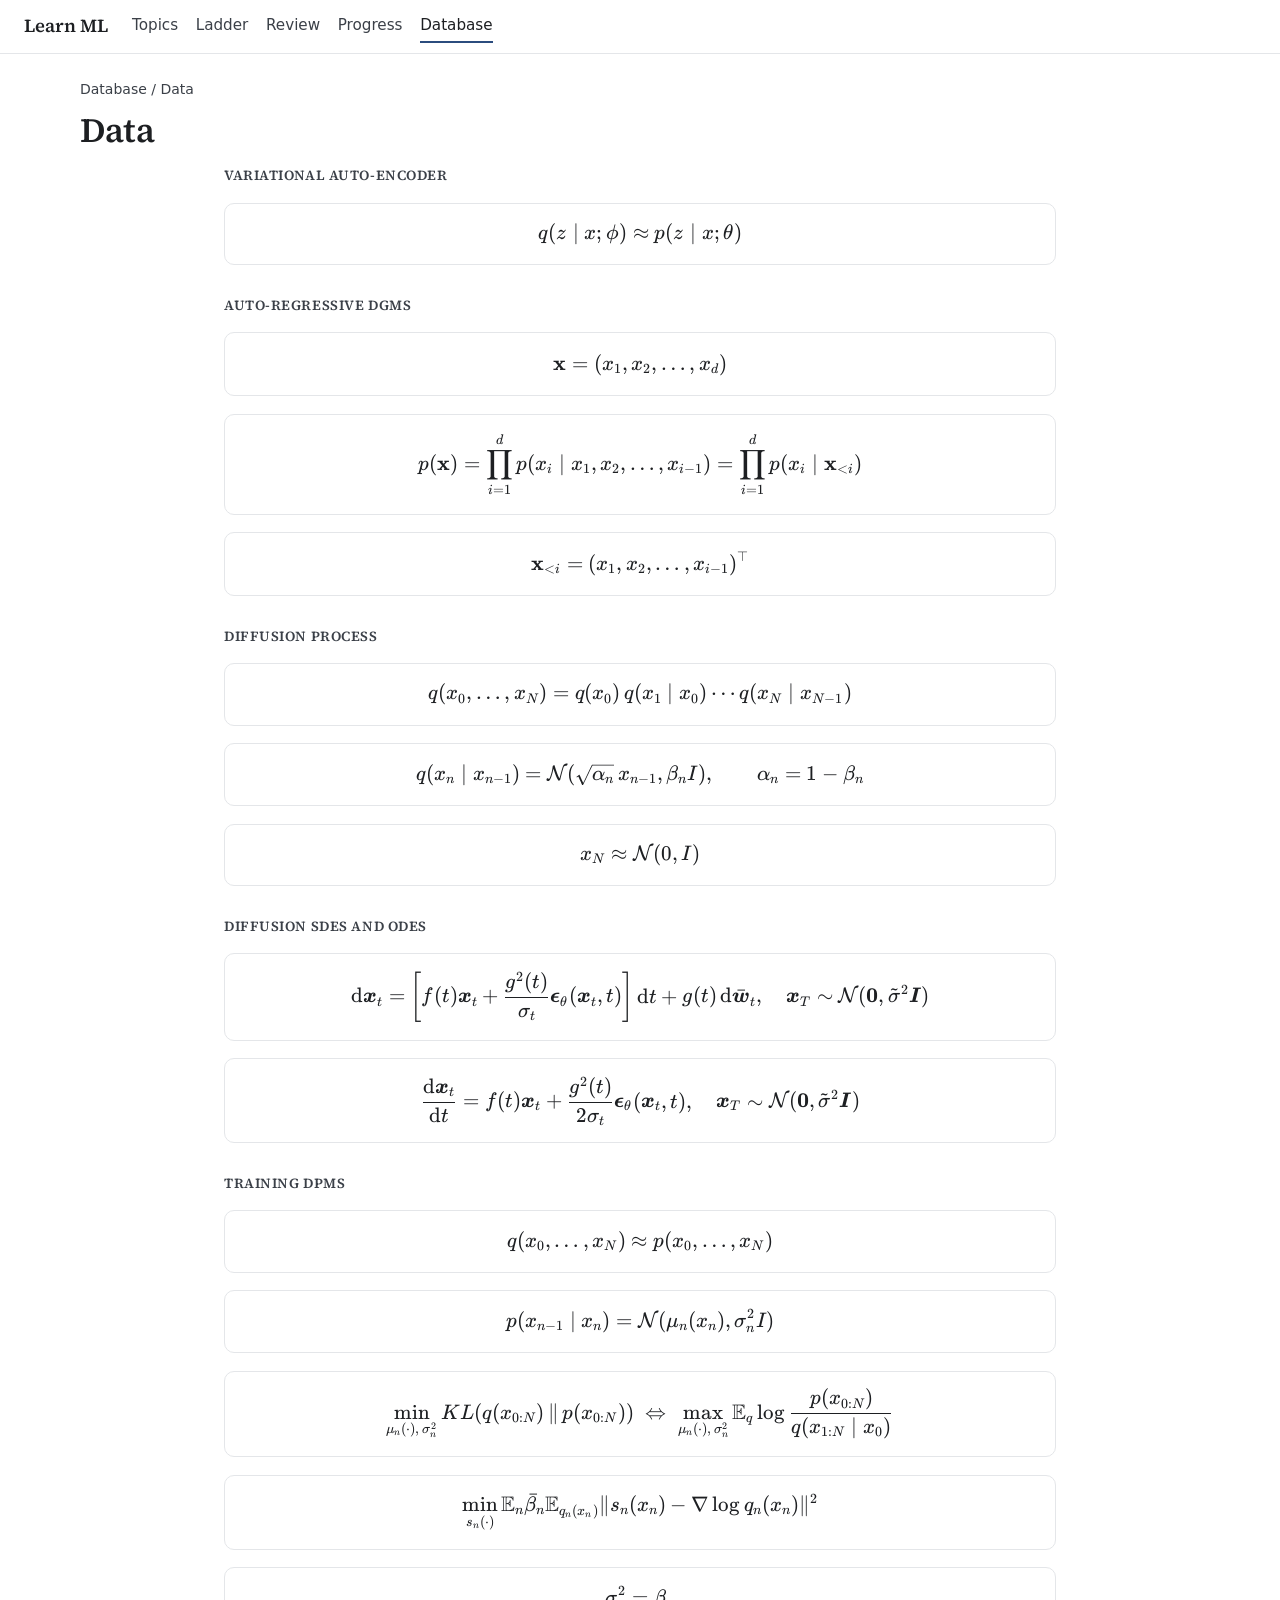
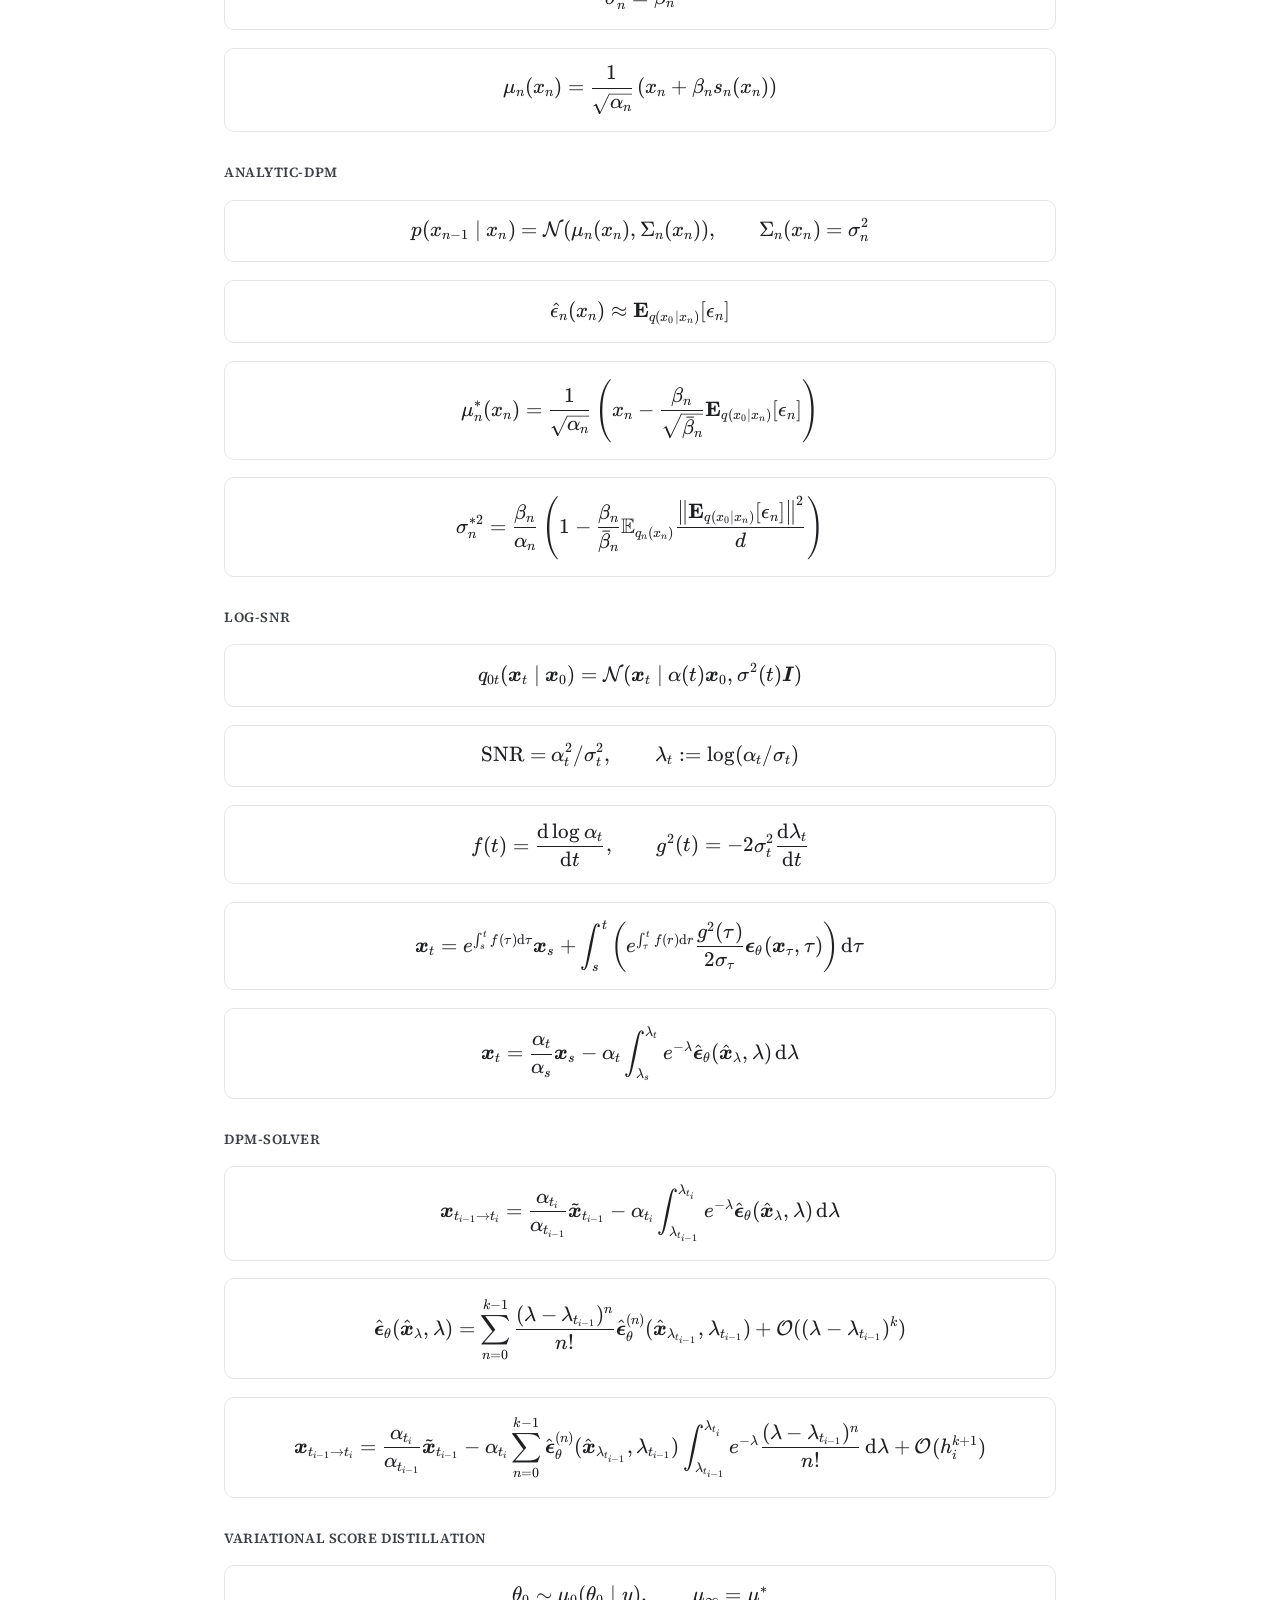
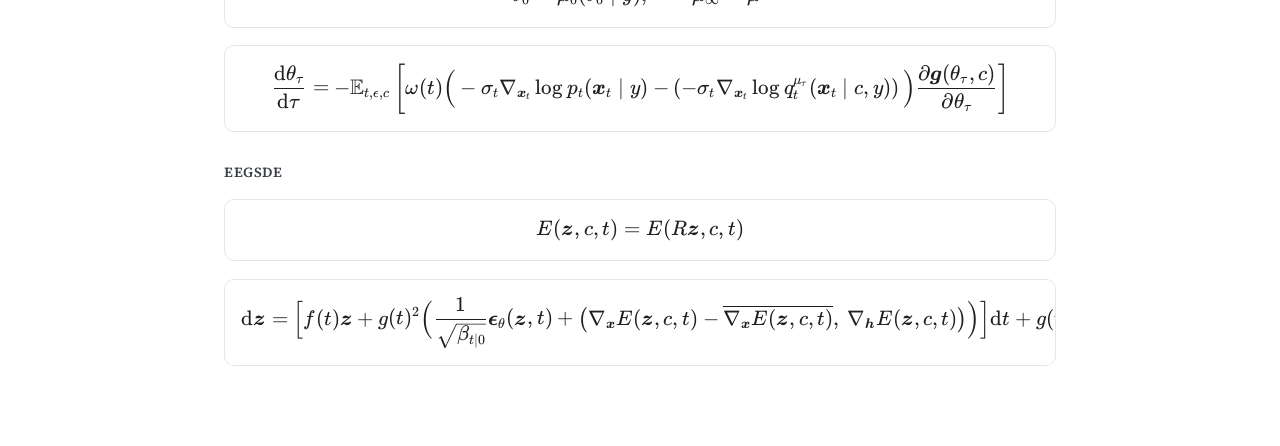
<file: database/data/index.html>
<!doctype html>
<html lang="en-GB">
<head>
  <meta charset="utf-8">
  <meta name="viewport" content="width=device-width, initial-scale=1">
  <title>Data · Learn ML</title>
  <meta name="description" content="The formulas covered in the diffusion model slides.">
  <link rel="stylesheet" href="../../css/site.css">
  <script>
  try {
    var s = JSON.parse(localStorage.getItem('learnml.v1') || '{}').settings || {};
    if (s.theme && s.theme !== 'system') document.documentElement.dataset.theme = s.theme;
    if (s.textSize) document.documentElement.dataset.text = s.textSize;
  } catch (e) {}
</script>
  <link rel="stylesheet" href="../../vendor/katex/katex.min.css">
  <link rel="stylesheet" href="../database.css">
  <script src="../../vendor/katex/katex.min.js"></script>
  <script type="module">import { typeset } from '../math.js'; typeset();</script>
</head>
<body>
  <a class="skip" href="#main">Skip to content</a>
  <header class="site-header">
    <a class="wordmark" href="../../">Learn ML</a>
    <nav class="site-nav" aria-label="Main">
      <a href="../../#/">Topics</a>
      <a href="../../#/ladder">Ladder</a>
      <a href="../../#/review">Review</a>
      <a href="../../#/progress">Progress</a>
      <a href="../../database/" aria-current="page">Database</a>
    </nav>
  </header>

  <main id="main" class="database">
    <p class="crumbs"><a href="../">Database</a> / Data</p>
    <h1>Data</h1>

    <div class="formulas">
      <section class="formula-group">
        <h2>Variational Auto-Encoder</h2>
        <div class="formula md">q(z \mid x;\phi) \approx p(z \mid x;\theta)</div>
      </section>

      <section class="formula-group">
        <h2>Auto-Regressive DGMs</h2>
        <div class="formula md">\mathbf{x} = (x_1, x_2, \ldots, x_d)</div>
        <div class="formula md">p(\mathbf{x}) = \prod_{i=1}^{d} p(x_i \mid x_1, x_2, \ldots, x_{i-1}) = \prod_{i=1}^{d} p(x_i \mid \mathbf{x}_{&lt;i})</div>
        <div class="formula md">\mathbf{x}_{&lt;i} = (x_1, x_2, \ldots, x_{i-1})^\top</div>
      </section>

      <section class="formula-group">
        <h2>Diffusion process</h2>
        <div class="formula md">q(x_0,\ldots,x_N) = q(x_0)\,q(x_1 \mid x_0)\cdots q(x_N \mid x_{N-1})</div>
        <div class="formula md">q(x_n \mid x_{n-1}) = \N(\sqrt{\alpha_n}\,x_{n-1}, \beta_n I), \qquad \alpha_n = 1-\beta_n</div>
        <div class="formula md">x_N \approx \N(0, I)</div>
      </section>

      <section class="formula-group">
        <h2>Diffusion SDEs and ODEs</h2>
        <div class="formula md">\mathrm{d}\bm{x}_t = \left[f(t)\bm{x}_t + \frac{g^2(t)}{\sigma_t}\bm{\epsilon}_\theta(\bm{x}_t,t)\right]\mathrm{d}t + g(t)\,\mathrm{d}\bar{\bm{w}}_t, \quad \bm{x}_T \sim \N(\bm{0}, \tilde\sigma^2\bm{I})</div>
        <div class="formula md">\frac{\mathrm{d}\bm{x}_t}{\mathrm{d}t} = f(t)\bm{x}_t + \frac{g^2(t)}{2\sigma_t}\bm{\epsilon}_\theta(\bm{x}_t,t), \quad \bm{x}_T \sim \N(\bm{0}, \tilde\sigma^2\bm{I})</div>
      </section>

      <section class="formula-group">
        <h2>Training DPMs</h2>
        <div class="formula md">q(x_0,\ldots,x_N) \approx p(x_0,\ldots,x_N)</div>
        <div class="formula md">p(x_{n-1} \mid x_n) = \N(\mu_n(x_n), \sigma_n^2 I)</div>
        <div class="formula md">\min_{\mu_n(\cdot),\,\sigma_n^2} KL(q(x_{0:N}) \,\|\, p(x_{0:N})) \;\Leftrightarrow\; \max_{\mu_n(\cdot),\,\sigma_n^2} \E_q \log \frac{p(x_{0:N})}{q(x_{1:N} \mid x_0)}</div>
        <div class="formula md">\min_{s_n(\cdot)} \E_n \bar\beta_n \E_{q_n(x_n)} \|s_n(x_n) - \nabla \log q_n(x_n)\|^2</div>
        <div class="formula md">\sigma_n^2 = \beta_n</div>
        <div class="formula md">\mu_n(x_n) = \frac{1}{\sqrt{\alpha_n}}\left(x_n + \beta_n s_n(x_n)\right)</div>
      </section>

      <section class="formula-group">
        <h2>Analytic-DPM</h2>
        <div class="formula md">p(x_{n-1} \mid x_n) = \N(\mu_n(x_n), \Sigma_n(x_n)), \qquad \Sigma_n(x_n) = \sigma_n^2</div>
        <div class="formula md">\hat\epsilon_n(x_n) \approx \mathbf{E}_{q(x_0 \mid x_n)}[\epsilon_n]</div>
        <div class="formula md">\mu_n^*(x_n) = \frac{1}{\sqrt{\alpha_n}}\left(x_n - \frac{\beta_n}{\sqrt{\bar\beta_n}}\mathbf{E}_{q(x_0 \mid x_n)}[\epsilon_n]\right)</div>
        <div class="formula md">\sigma_n^{*2} = \frac{\beta_n}{\alpha_n}\left(1 - \frac{\beta_n}{\bar\beta_n}\E_{q_n(x_n)}\frac{\left\|\mathbf{E}_{q(x_0 \mid x_n)}[\epsilon_n]\right\|^2}{d}\right)</div>
      </section>

      <section class="formula-group">
        <h2>Log-SNR</h2>
        <div class="formula md">q_{0t}(\bm{x}_t \mid \bm{x}_0) = \N(\bm{x}_t \mid \alpha(t)\bm{x}_0, \sigma^2(t)\bm{I})</div>
        <div class="formula md">\text{SNR} = \alpha_t^2/\sigma_t^2, \qquad \lambda_t := \log(\alpha_t/\sigma_t)</div>
        <div class="formula md">f(t) = \frac{\mathrm{d}\log\alpha_t}{\mathrm{d}t}, \qquad g^2(t) = -2\sigma_t^2\frac{\mathrm{d}\lambda_t}{\mathrm{d}t}</div>
        <div class="formula md">\bm{x}_t = e^{\int_s^t f(\tau)\mathrm{d}\tau}\bm{x}_s + \int_s^t \left(e^{\int_\tau^t f(r)\mathrm{d}r}\frac{g^2(\tau)}{2\sigma_\tau}\bm{\epsilon}_\theta(\bm{x}_\tau,\tau)\right)\mathrm{d}\tau</div>
        <div class="formula md">\bm{x}_t = \frac{\alpha_t}{\alpha_s}\bm{x}_s - \alpha_t \int_{\lambda_s}^{\lambda_t} e^{-\lambda}\hat{\bm{\epsilon}}_\theta(\hat{\bm{x}}_\lambda,\lambda)\,\mathrm{d}\lambda</div>
      </section>

      <section class="formula-group">
        <h2>DPM-Solver</h2>
        <div class="formula md">\bm{x}_{t_{i-1}\to t_i} = \frac{\alpha_{t_i}}{\alpha_{t_{i-1}}}\tilde{\bm{x}}_{t_{i-1}} - \alpha_{t_i}\int_{\lambda_{t_{i-1}}}^{\lambda_{t_i}} e^{-\lambda}\hat{\bm{\epsilon}}_\theta(\hat{\bm{x}}_\lambda,\lambda)\,\mathrm{d}\lambda</div>
        <div class="formula md">\hat{\bm{\epsilon}}_\theta(\hat{\bm{x}}_\lambda,\lambda) = \sum_{n=0}^{k-1}\frac{(\lambda-\lambda_{t_{i-1}})^n}{n!}\hat{\bm{\epsilon}}_\theta^{(n)}(\hat{\bm{x}}_{\lambda_{t_{i-1}}},\lambda_{t_{i-1}}) + \mathcal{O}((\lambda-\lambda_{t_{i-1}})^k)</div>
        <div class="formula md">\bm{x}_{t_{i-1}\to t_i} = \frac{\alpha_{t_i}}{\alpha_{t_{i-1}}}\tilde{\bm{x}}_{t_{i-1}} - \alpha_{t_i}\sum_{n=0}^{k-1} \hat{\bm{\epsilon}}_\theta^{(n)}(\hat{\bm{x}}_{\lambda_{t_{i-1}}},\lambda_{t_{i-1}}) \int_{\lambda_{t_{i-1}}}^{\lambda_{t_i}} e^{-\lambda}\frac{(\lambda-\lambda_{t_{i-1}})^n}{n!}\,\mathrm{d}\lambda + \mathcal{O}(h_i^{k+1})</div>
      </section>

      <section class="formula-group">
        <h2>Variational Score Distillation</h2>
        <div class="formula md">\theta_0 \sim \mu_0(\theta_0 \mid y), \qquad \mu_\infty = \mu^*</div>
        <div class="formula md">\frac{\mathrm{d}\theta_\tau}{\mathrm{d}\tau} = -\mathbb{E}_{t,\epsilon,c}\left[\omega(t)\Big(-\sigma_t\nabla_{\bm{x}_t}\log p_t(\bm{x}_t \mid y) - \left(-\sigma_t\nabla_{\bm{x}_t}\log q_t^{\mu_\tau}(\bm{x}_t \mid c, y)\right)\Big)\frac{\partial \bm{g}(\theta_\tau, c)}{\partial\theta_\tau}\right]</div>
      </section>

      <section class="formula-group">
        <h2>EEGSDE</h2>
        <div class="formula md">E(\bm{z}, c, t) = E(R\bm{z}, c, t)</div>
        <div class="formula md">\mathrm{d}\bm{z} = \Big[f(t)\bm{z} + g(t)^2\Big(\frac{1}{\sqrt{\beta_{t|0}}}\bm{\epsilon}_\theta(\bm{z},t) + \big(\nabla_{\bm{x}}E(\bm{z},c,t) - \overline{\nabla_{\bm{x}}E(\bm{z},c,t)},\ \nabla_{\bm{h}}E(\bm{z},c,t)\big)\Big)\Big]\mathrm{d}t + g(t)\,\mathrm{d}(\tilde{\bm{w}}_{\bm{x}}, \tilde{\bm{w}}_{\bm{h}})</div>
      </section>
    </div>
  </main>

</body>
</html>
</file>
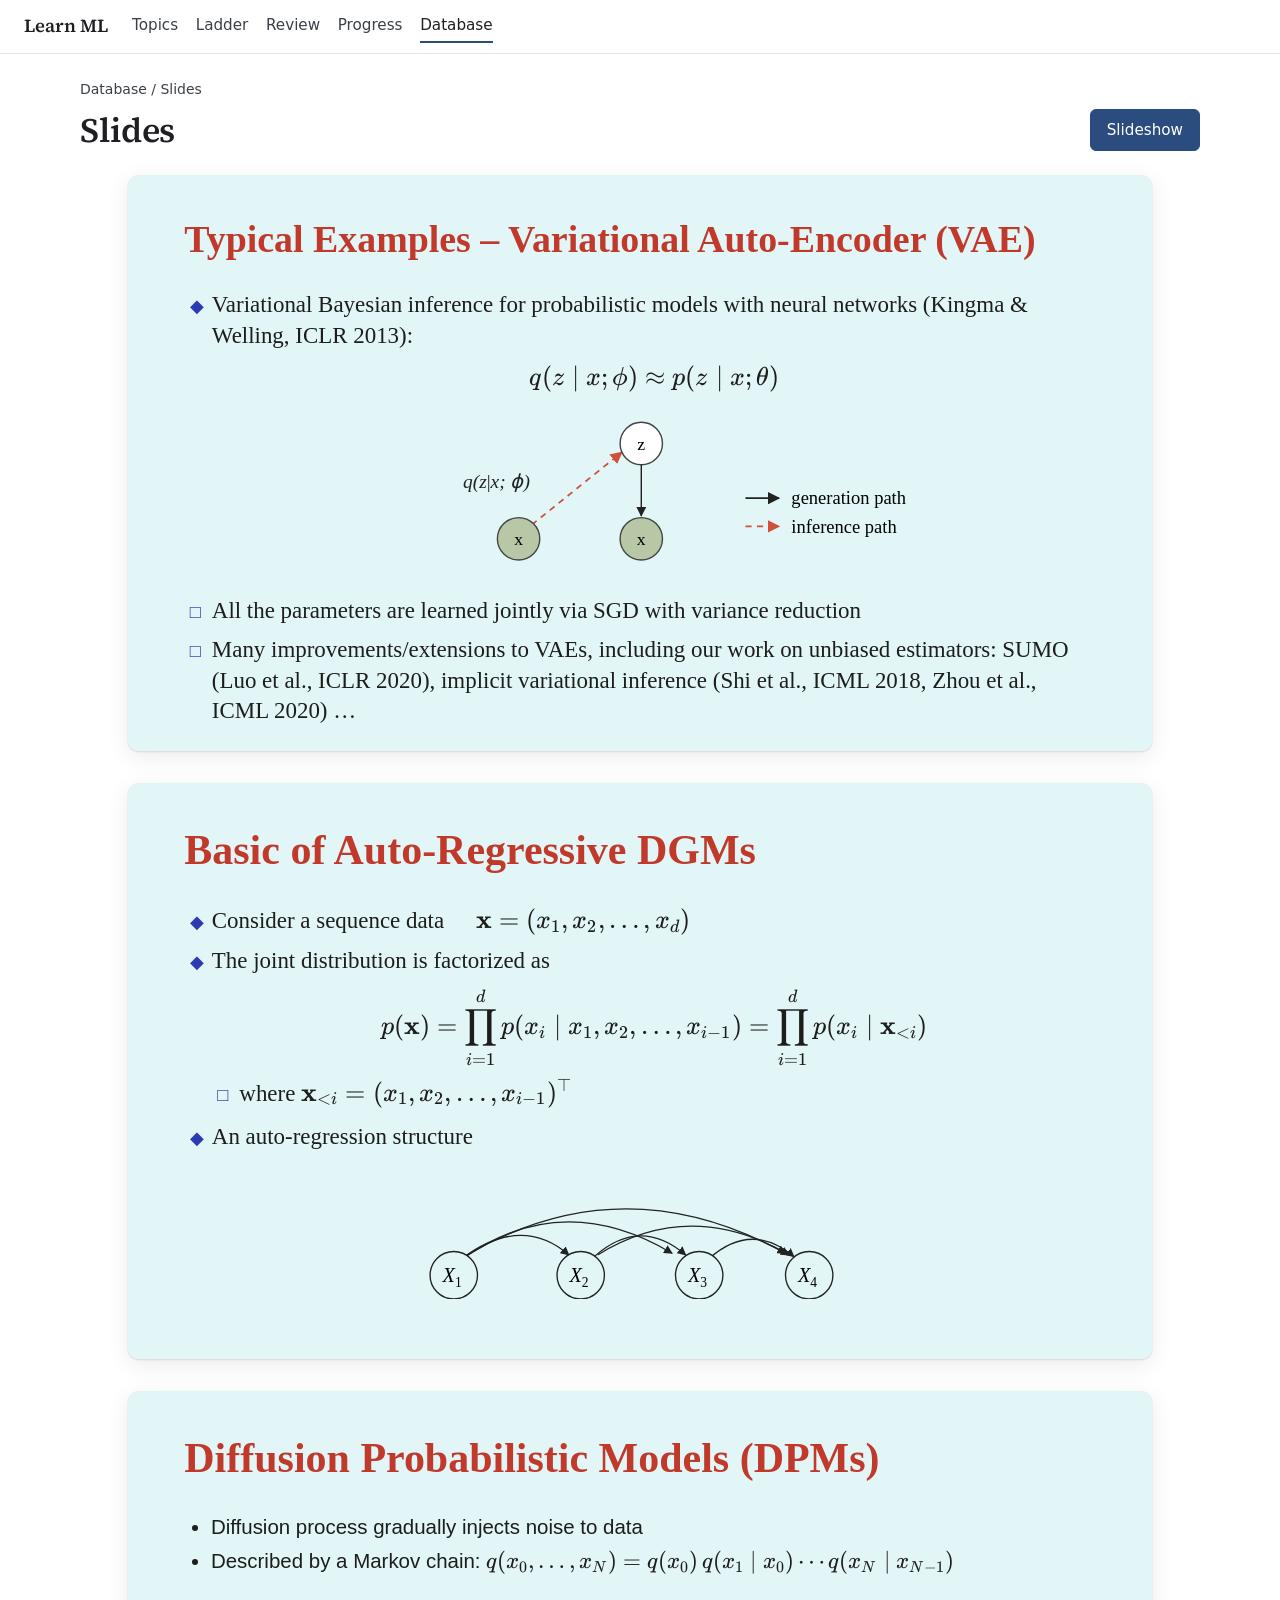
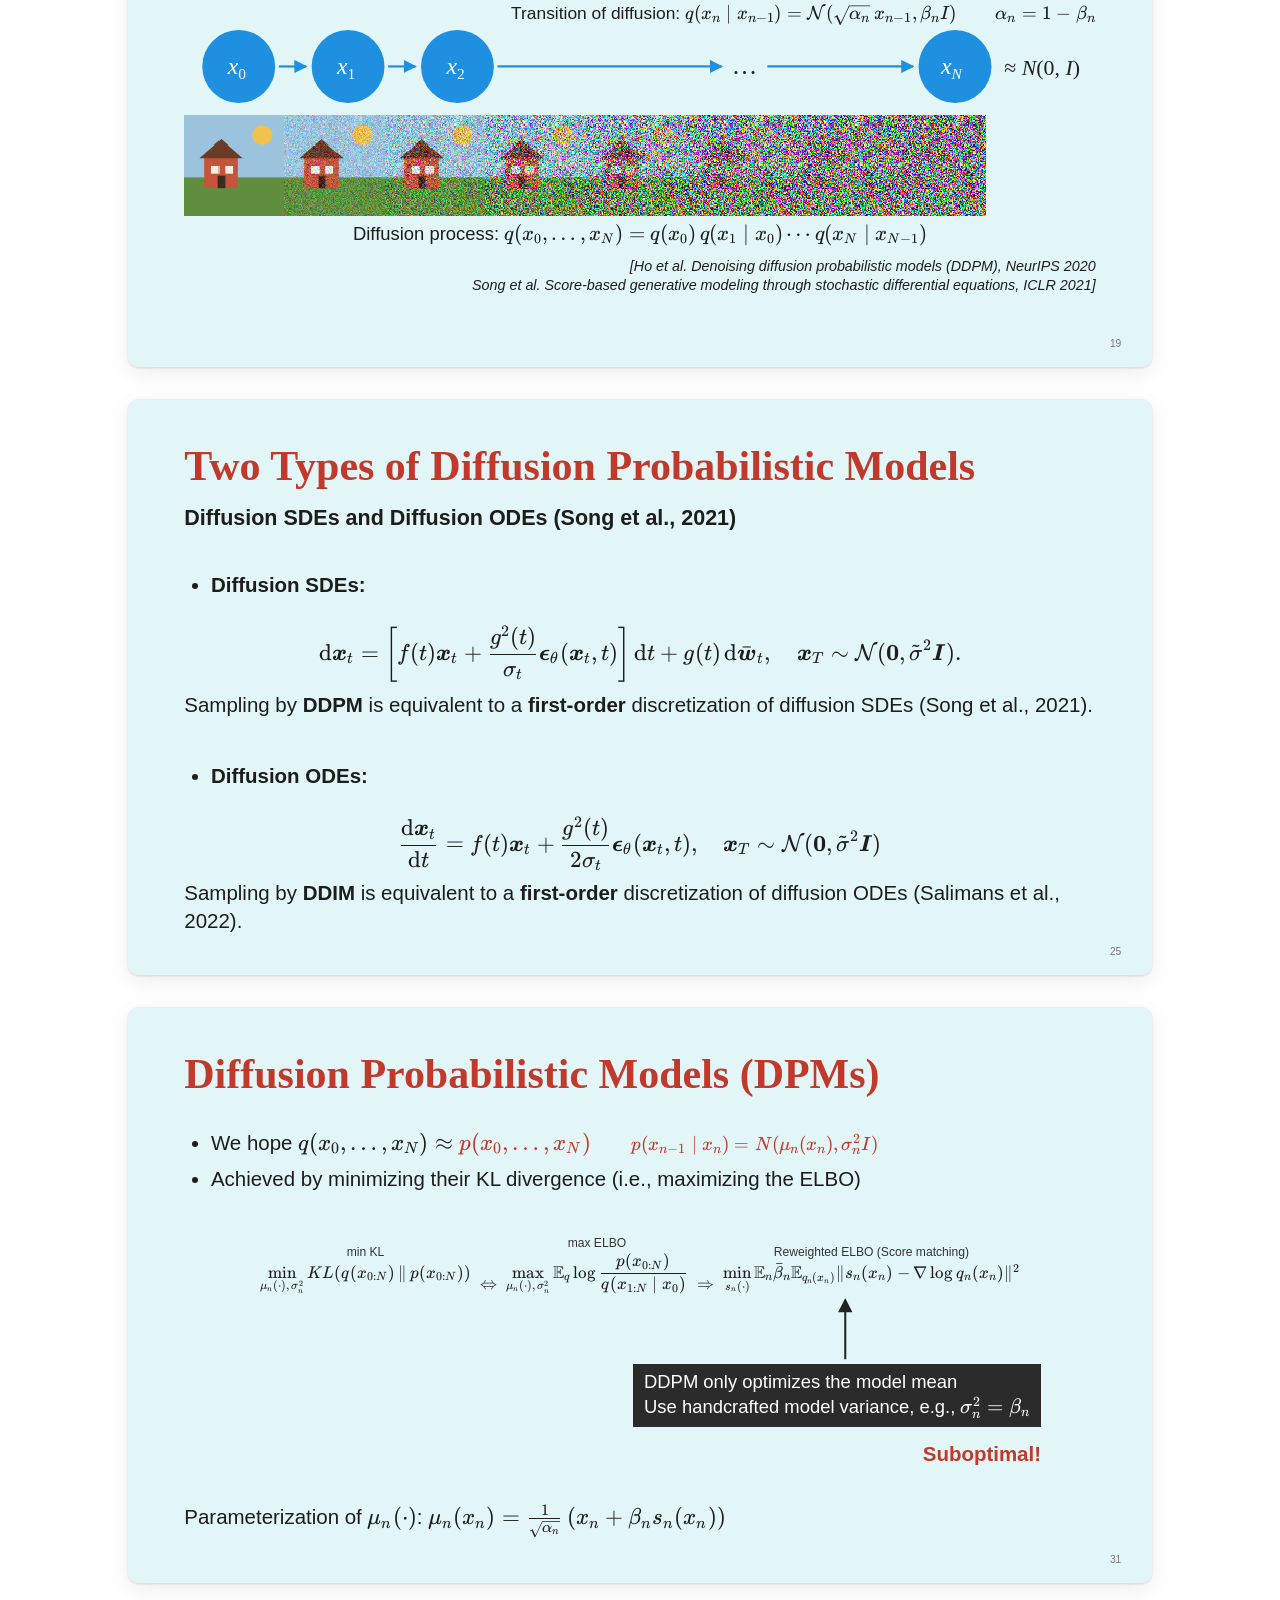
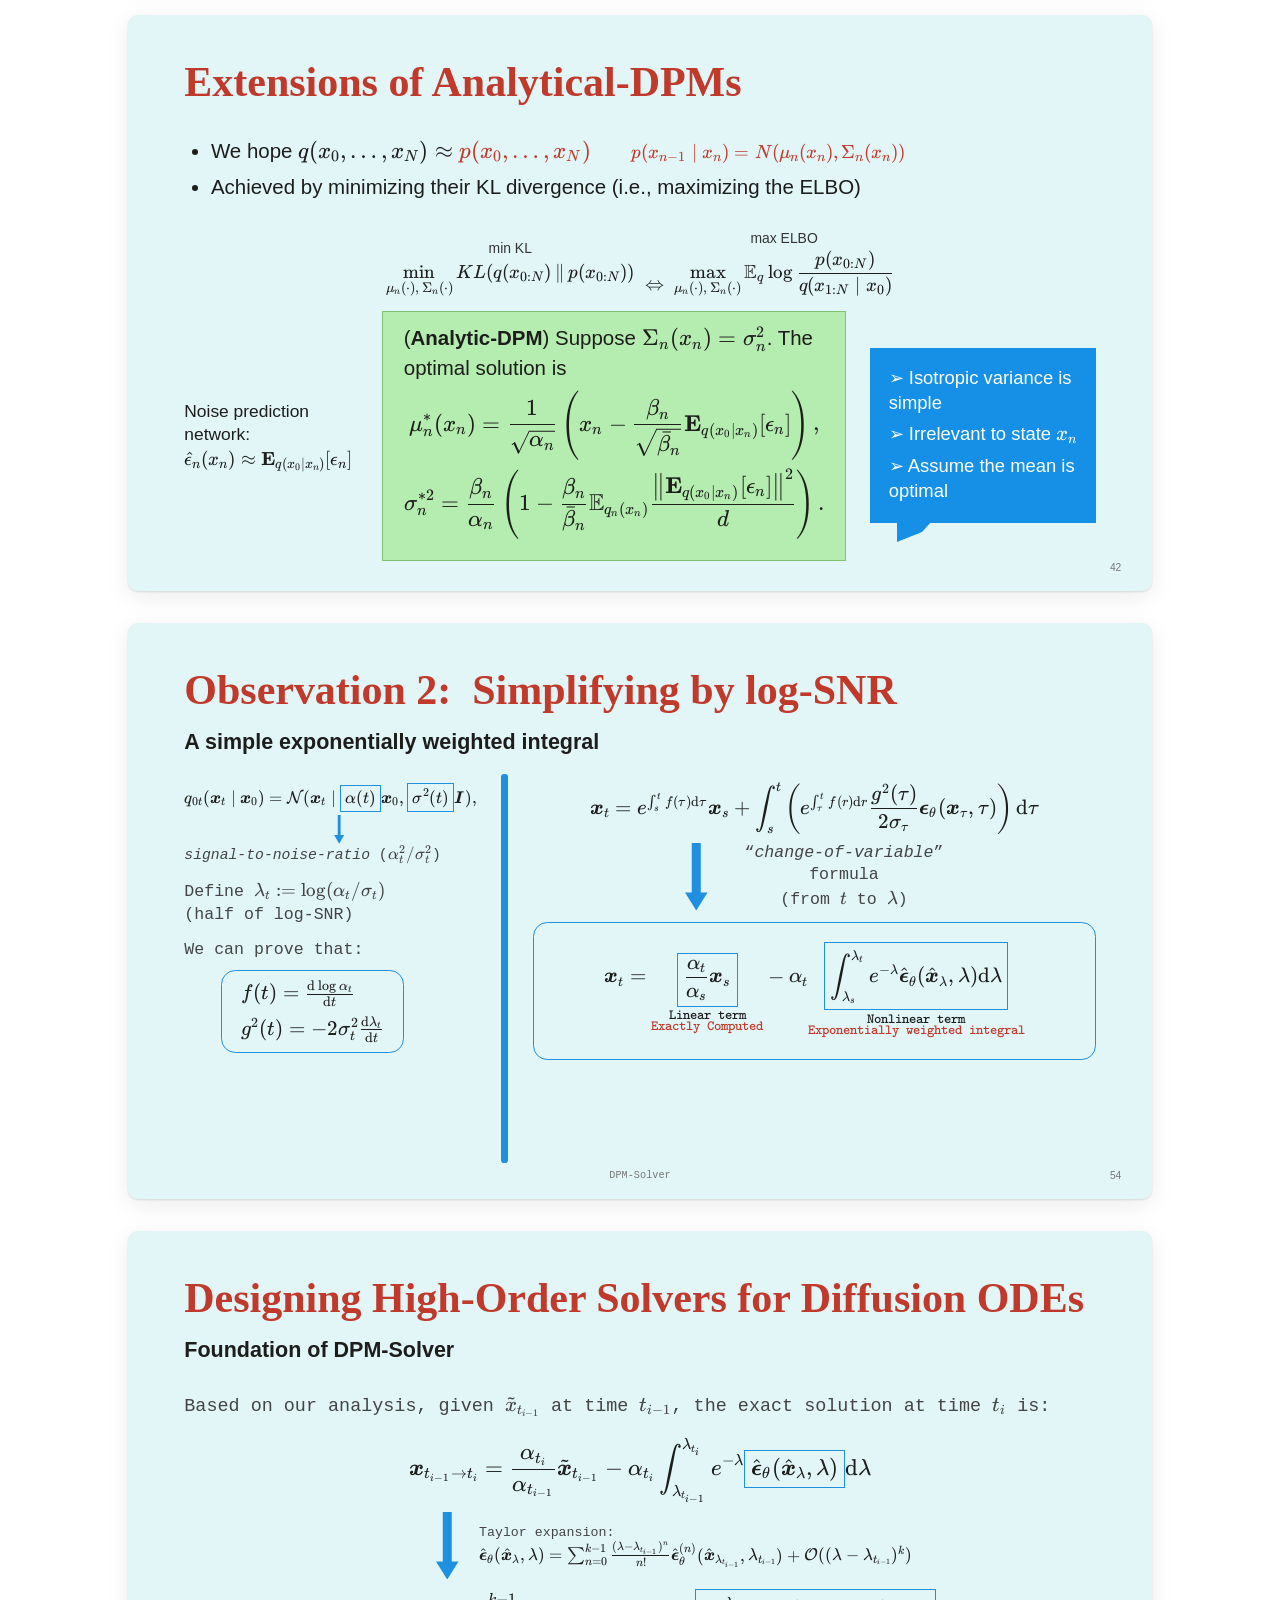
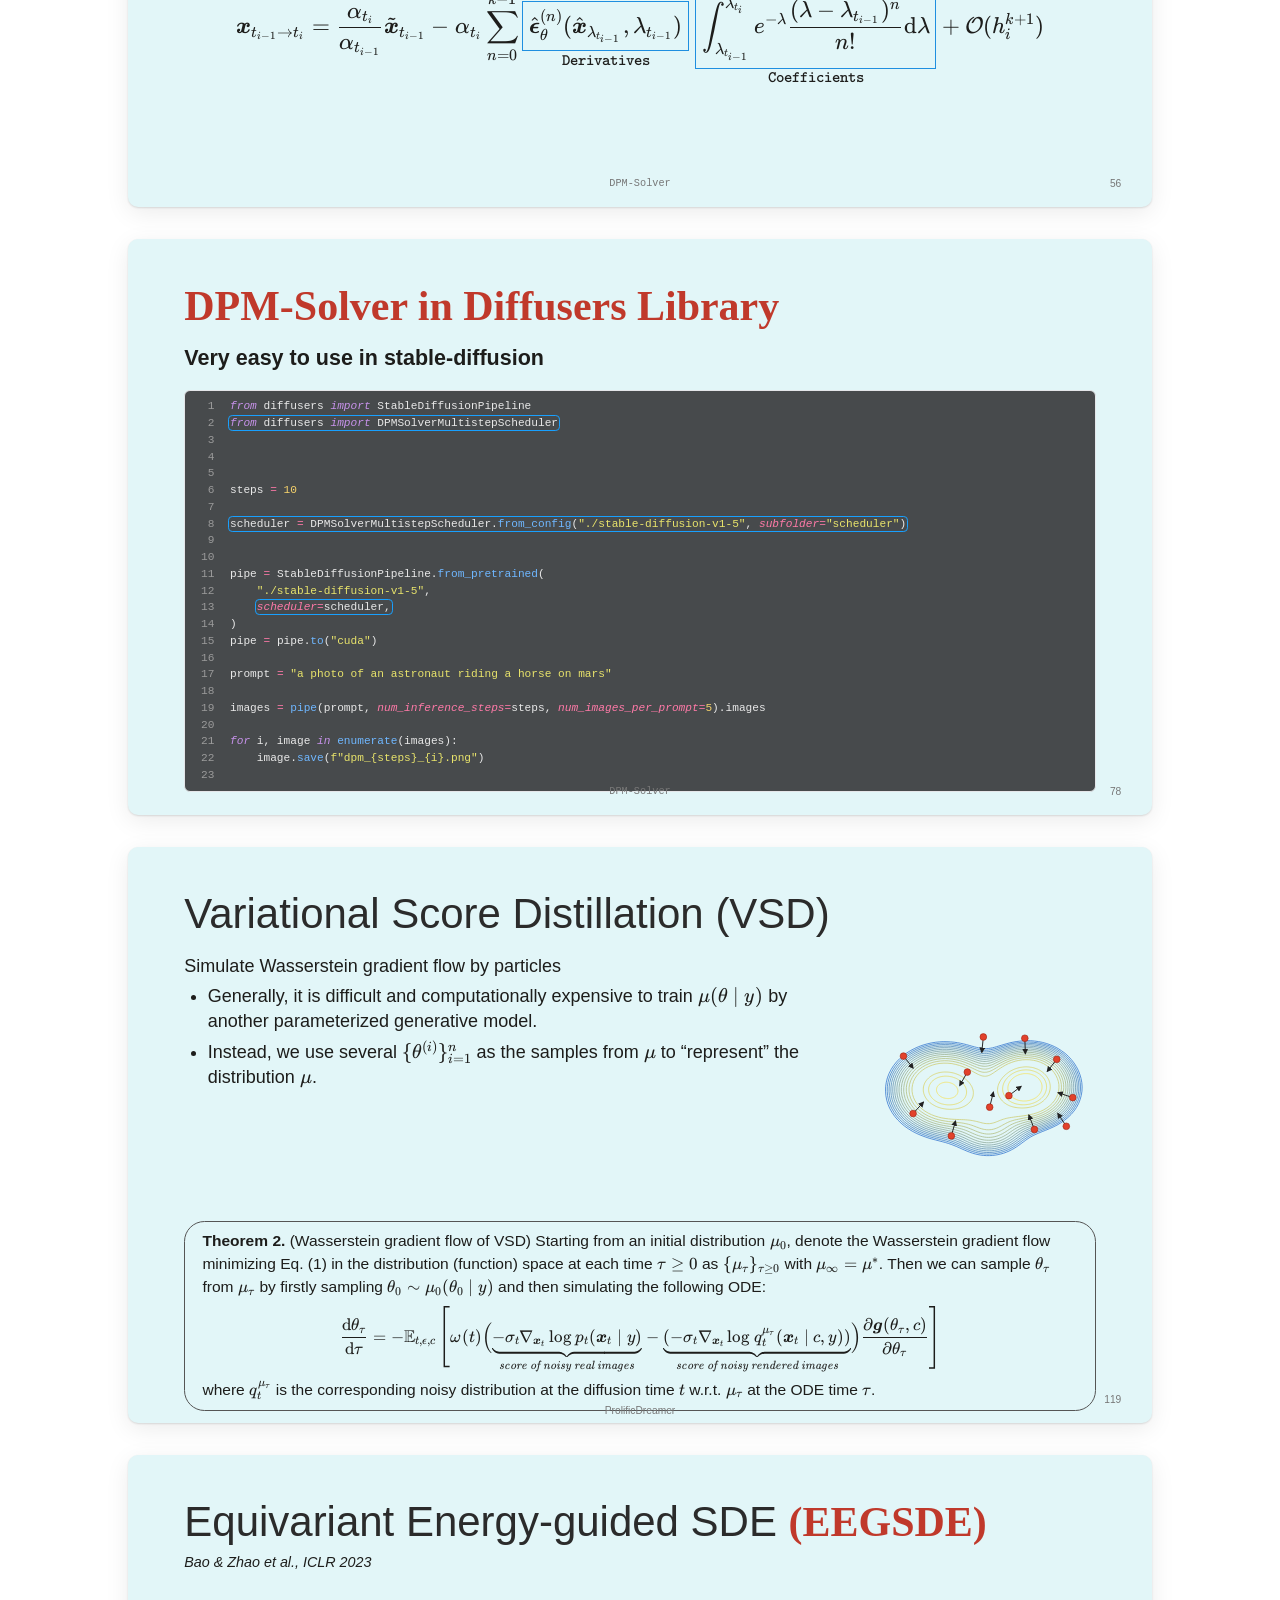
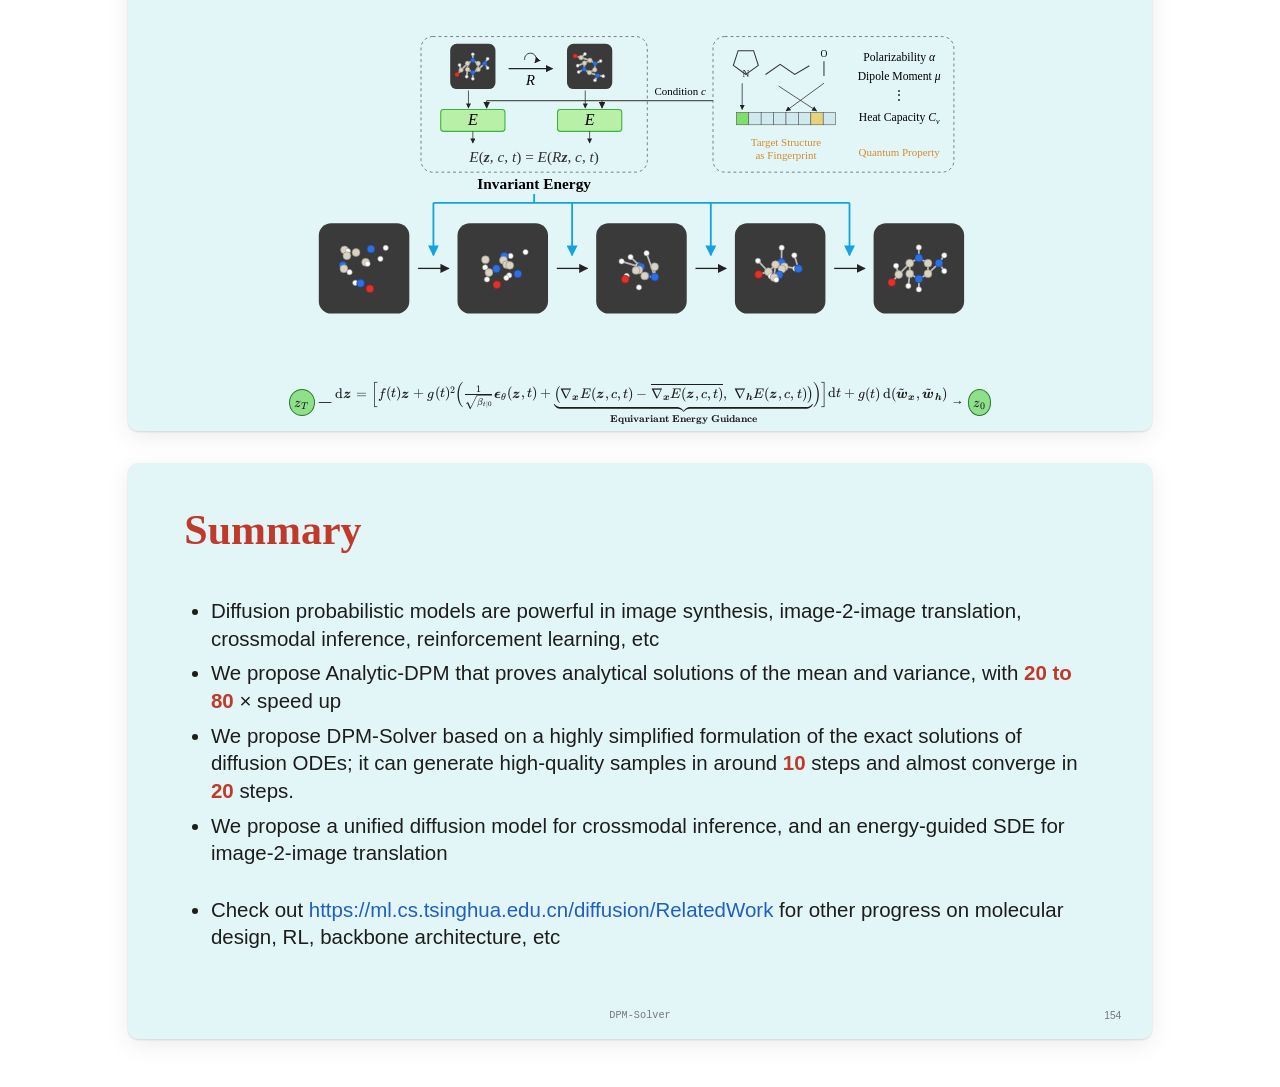
<file: database/slides/index.html>
<!doctype html>
<html lang="en-GB">
<head>
  <meta charset="utf-8">
  <meta name="viewport" content="width=device-width, initial-scale=1">
  <title>Slides · Learn ML</title>
  <meta name="description" content="Lecture slides on deep generative models and diffusion probabilistic models.">
  <link rel="stylesheet" href="../../css/site.css">
  <script>
  try {
    var s = JSON.parse(localStorage.getItem('learnml.v1') || '{}').settings || {};
    if (s.theme && s.theme !== 'system') document.documentElement.dataset.theme = s.theme;
    if (s.textSize) document.documentElement.dataset.text = s.textSize;
  } catch (e) {}
</script>
  <link rel="stylesheet" href="../../vendor/katex/katex.min.css">
  <link rel="stylesheet" href="../database.css">
  <script src="../../vendor/katex/katex.min.js"></script>
  <script type="module" src="slides.js"></script>
</head>
<body>
  <a class="skip" href="#main">Skip to content</a>
  <header class="site-header">
    <a class="wordmark" href="../../">Learn ML</a>
    <nav class="site-nav" aria-label="Main">
      <a href="../../#/">Topics</a>
      <a href="../../#/ladder">Ladder</a>
      <a href="../../#/review">Review</a>
      <a href="../../#/progress">Progress</a>
      <a href="../../database/" aria-current="page">Database</a>
    </nav>
  </header>

  <main id="main" class="database">
    <p class="crumbs"><a href="../">Database</a> / Slides</p>
    <div class="deck-bar">
      <h1>Slides</h1>
      <button class="button primary" id="present" type="button">Slideshow</button>
    </div>

    <div class="deck" id="deck">

      <!-- 1 -->
      <section class="slide" aria-label="Slide 1: Typical Examples – Variational Auto-Encoder (VAE)"><div class="slide-inner serif-body">
        <h2 style="font-size:1.85em">Typical Examples – Variational Auto-Encoder (VAE)</h2>
        <ul class="diamond serif">
          <li>Variational Bayesian inference for probabilistic models with neural networks (Kingma &amp; Welling, ICLR 2013):
            <div class="md">q(z \mid x;\phi) \approx p(z \mid x;\theta)</div>
          </li>
        </ul>
        <svg viewBox="0 0 640 170" style="width:62%;margin:0 auto" aria-label="Graphical model: an inference path from x to z, and a generation path from z to x" role="img" font-family="Times New Roman, Times, serif">
          <defs>
            <marker id="vae-k" viewBox="0 0 10 10" refX="9" refY="5" markerWidth="7" markerHeight="7" orient="auto"><path d="M0 0L10 5L0 10z" fill="#222"/></marker>
            <marker id="vae-r" viewBox="0 0 10 10" refX="9" refY="5" markerWidth="7" markerHeight="7" orient="auto"><path d="M0 0L10 5L0 10z" fill="#d0503a"/></marker>
          </defs>
          <text x="120" y="80" font-size="22" font-style="italic" fill="#222">q(z<tspan font-style="normal">|</tspan>x; ϕ)</text>
          <line x1="198" y1="122" x2="300" y2="40" stroke="#d0503a" stroke-width="2" stroke-dasharray="7 6" marker-end="url(#vae-r)"/>
          <circle cx="183" cy="138" r="24" fill="#b8c7a6" stroke="#444" stroke-width="1.6"/>
          <text x="183" y="145" font-size="20" text-anchor="middle">x</text>
          <circle cx="322" cy="30" r="24" fill="#fff" stroke="#444" stroke-width="1.6"/>
          <text x="322" y="37" font-size="20" text-anchor="middle">z</text>
          <line x1="322" y1="54" x2="322" y2="112" stroke="#222" stroke-width="1.6" marker-end="url(#vae-k)"/>
          <circle cx="322" cy="138" r="24" fill="#b8c7a6" stroke="#444" stroke-width="1.6"/>
          <text x="322" y="145" font-size="20" text-anchor="middle">x</text>
          <line x1="440" y1="92" x2="478" y2="92" stroke="#222" stroke-width="2" marker-end="url(#vae-k)"/>
          <text x="492" y="99" font-size="21">generation path</text>
          <line x1="440" y1="124" x2="478" y2="124" stroke="#d0503a" stroke-width="2" stroke-dasharray="7 6" marker-end="url(#vae-r)"/>
          <text x="492" y="131" font-size="21">inference path</text>
        </svg>
        <ul class="square serif" style="margin-top:1em">
          <li>All the parameters are learned jointly via SGD with variance reduction</li>
          <li>Many improvements/extensions to VAEs, including our work on unbiased estimators: SUMO (Luo et al., ICLR 2020), implicit variational inference (Shi et al., ICML 2018, Zhou et al., ICML 2020) …</li>
        </ul>
      </div></section>

      <!-- 2 -->
      <section class="slide" aria-label="Slide 2: Basic of Auto-Regressive DGMs"><div class="slide-inner">
        <h2>Basic of Auto-Regressive DGMs</h2>
        <ul class="diamond serif">
          <li>Consider a sequence data <span class="m">\quad \mathbf{x} = (x_1, x_2, \ldots, x_d)</span></li>
          <li>The joint distribution is factorized as
            <div class="md">p(\mathbf{x}) = \prod_{i=1}^{d} p(x_i \mid x_1, x_2, \ldots, x_{i-1}) = \prod_{i=1}^{d} p(x_i \mid \mathbf{x}_{&lt;i})</div>
            <ul class="square"><li>where <span class="m">\mathbf{x}_{&lt;i} = (x_1, x_2, \ldots, x_{i-1})^\top</span></li></ul>
          </li>
          <li>An auto-regression structure</li>
        </ul>
        <svg viewBox="0 0 560 150" style="width:52%;margin:0 auto" role="img" aria-label="Four nodes X1 to X4, each with an arrow to every later node" font-family="Times New Roman, Times, serif">
          <defs><marker id="ar" viewBox="0 0 10 10" refX="9" refY="5" markerWidth="7" markerHeight="7" orient="auto"><path d="M0 0L10 5L0 10z" fill="#222"/></marker></defs>
          <g fill="none" stroke="#222" stroke-width="1.5">
            <path d="M70 102 Q140 50 196 98" marker-end="url(#ar)"/>
            <path d="M74 100 Q190 20 318 96" marker-end="url(#ar)"/>
            <path d="M76 98 Q260 -10 452 96" marker-end="url(#ar)"/>
            <path d="M226 100 Q280 52 334 98" marker-end="url(#ar)"/>
            <path d="M230 98 Q340 30 456 98" marker-end="url(#ar)"/>
            <path d="M362 102 Q412 58 462 100" marker-end="url(#ar)"/>
          </g>
          <g fill="#e2f6f8" stroke="#222" stroke-width="1.6">
            <circle cx="60" cy="122" r="28"/><circle cx="210" cy="122" r="28"/><circle cx="350" cy="122" r="28"/><circle cx="480" cy="122" r="28"/>
          </g>
          <g font-size="24" font-style="italic" text-anchor="middle">
            <text x="58" y="130">X<tspan font-size="16" dy="6" font-style="normal">1</tspan></text>
            <text x="208" y="130">X<tspan font-size="16" dy="6" font-style="normal">2</tspan></text>
            <text x="348" y="130">X<tspan font-size="16" dy="6" font-style="normal">3</tspan></text>
            <text x="478" y="130">X<tspan font-size="16" dy="6" font-style="normal">4</tspan></text>
          </g>
        </svg>
      </div></section>

      <!-- 3 -->
      <section class="slide" aria-label="Slide 3: Diffusion Probabilistic Models (DPMs)"><div class="slide-inner">
        <h2>Diffusion Probabilistic Models (DPMs)</h2>
        <ul>
          <li>Diffusion process gradually injects noise to data</li>
          <li>Described by a Markov chain: <span class="m">q(x_0,\ldots,x_N) = q(x_0)\,q(x_1 \mid x_0)\cdots q(x_N \mid x_{N-1})</span></li>
        </ul>
        <p style="text-align:right;margin:0.4em 0 0.2em;font-size:0.85em">Transition of diffusion: <span class="m">q(x_n \mid x_{n-1}) = \N(\sqrt{\alpha_n}\,x_{n-1}, \beta_n I) \qquad \alpha_n = 1-\beta_n</span></p>
        <svg viewBox="0 0 1000 80" style="width:100%" role="img" aria-label="A chain of states x0, x1, x2 through to xN, which is approximately standard normal" font-family="Cambria Math, Times New Roman, serif">
          <defs><marker id="dp" viewBox="0 0 10 10" refX="9" refY="5" markerWidth="6" markerHeight="6" orient="auto"><path d="M0 0L10 5L0 10z" fill="#1f8fe0"/></marker></defs>
          <g stroke="#1f8fe0" stroke-width="2.4" fill="none">
            <line x1="104" y1="40" x2="134" y2="40" marker-end="url(#dp)"/>
            <line x1="224" y1="40" x2="254" y2="40" marker-end="url(#dp)"/>
            <line x1="344" y1="40" x2="590" y2="40" marker-end="url(#dp)"/>
            <line x1="640" y1="40" x2="800" y2="40" marker-end="url(#dp)"/>
          </g>
          <g fill="#1f8fe0"><circle cx="60" cy="40" r="40"/><circle cx="180" cy="40" r="40"/><circle cx="300" cy="40" r="40"/><circle cx="846" cy="40" r="40"/></g>
          <g fill="#fff" font-size="26" font-style="italic" text-anchor="middle">
            <text x="58" y="48">x<tspan font-size="17" dy="6" font-style="normal">0</tspan></text>
            <text x="178" y="48">x<tspan font-size="17" dy="6" font-style="normal">1</tspan></text>
            <text x="298" y="48">x<tspan font-size="17" dy="6" font-style="normal">2</tspan></text>
            <text x="842" y="48">x<tspan font-size="17" dy="6" font-style="italic">N</tspan></text>
          </g>
          <text x="615" y="48" font-size="28" text-anchor="middle" fill="#222">…</text>
          <text x="900" y="49" font-size="24" fill="#222">≈ <tspan font-style="italic">N</tspan>(0, <tspan font-style="italic">I</tspan>)</text>
        </svg>
        <canvas class="noise-strip" width="768" height="96" style="width:88%;margin:0.6em 0 0.3em;image-rendering:pixelated" role="img" aria-label="A drawn picture of a house after 0, 50, 100, 200, 300, 450, 600 and 1000 steps of the diffusion process, ending as pure noise"></canvas>
        <p class="center" style="font-size:0.9em">Diffusion process: <span class="m">q(x_0,\ldots,x_N) = q(x_0)\,q(x_1 \mid x_0)\cdots q(x_N \mid x_{N-1})</span></p>
        <p class="cite" style="text-align:right;margin:0">[Ho et al. Denoising diffusion probabilistic models (DDPM), NeurIPS 2020<br>Song et al. Score-based generative modeling through stochastic differential equations, ICLR 2021]</p>
        <span class="slide-no">19</span>
      </div></section>

      <!-- 4 -->
      <section class="slide" aria-label="Slide 4: Two Types of Diffusion Probabilistic Models"><div class="slide-inner">
        <h2>Two Types of Diffusion Probabilistic Models</h2>
        <p class="sub">Diffusion SDEs and Diffusion ODEs (Song et al., 2021)</p>
        <ul style="margin-top:0.8em"><li><b>Diffusion SDEs:</b></li></ul>
        <div class="md">\mathrm{d}\bm{x}_t = \left[f(t)\bm{x}_t + \frac{g^2(t)}{\sigma_t}\bm{\epsilon}_\theta(\bm{x}_t,t)\right]\mathrm{d}t + g(t)\,\mathrm{d}\bar{\bm{w}}_t, \quad \bm{x}_T \sim \N(\bm{0}, \tilde\sigma^2\bm{I}).</div>
        <p>Sampling by <b>DDPM</b> is equivalent to a <b>first-order</b> discretization of diffusion SDEs (Song et al., 2021).</p>
        <ul style="margin-top:1.4em"><li><b>Diffusion ODEs:</b></li></ul>
        <div class="md">\frac{\mathrm{d}\bm{x}_t}{\mathrm{d}t} = f(t)\bm{x}_t + \frac{g^2(t)}{2\sigma_t}\bm{\epsilon}_\theta(\bm{x}_t,t), \quad \bm{x}_T \sim \N(\bm{0}, \tilde\sigma^2\bm{I})</div>
        <p>Sampling by <b>DDIM</b> is equivalent to a <b>first-order</b> discretization of diffusion ODEs (Salimans et al., 2022).</p>
        <span class="slide-no">25</span>
      </div></section>

      <!-- 5 -->
      <section class="slide" aria-label="Slide 5: Diffusion Probabilistic Models (DPMs), training by the ELBO"><div class="slide-inner">
        <h2>Diffusion Probabilistic Models (DPMs)</h2>
        <ul>
          <li>We hope <span class="m">q(x_0,\ldots,x_N) \approx {\color{#c0392b}p(x_0,\ldots,x_N)}</span> <span class="m" style="margin-left:2em;font-size:0.85em">\color{#c0392b} p(x_{n-1} \mid x_n) = N(\mu_n(x_n), \sigma_n^2 I)</span></li>
          <li>Achieved by minimizing their KL divergence (i.e., maximizing the ELBO)</li>
        </ul>
        <div class="eq-row" style="margin-top:1.6em;font-size:0.74em">
          <span class="lab"><span>min KL</span><span class="m">\min\limits_{\mu_n(\cdot),\,\sigma_n^2} KL(q(x_{0:N}) \,\|\, p(x_{0:N}))</span></span>
          <span class="m">\Leftrightarrow</span>
          <span class="lab"><span>max ELBO</span><span class="m">\max\limits_{\mu_n(\cdot),\,\sigma_n^2} \E_q \log \dfrac{p(x_{0:N})}{q(x_{1:N} \mid x_0)}</span></span>
          <span class="m">\Rightarrow</span>
          <span class="lab" id="score-part"><span>Reweighted ELBO (Score matching)</span><span class="m">\min\limits_{s_n(\cdot)} \E_n \bar\beta_n \E_{q_n(x_n)} \|s_n(x_n) - \nabla \log q_n(x_n)\|^2</span></span>
        </div>
        <div style="display:flex;flex-direction:column;align-items:flex-end;margin-right:6%">
          <svg class="down-arrow" viewBox="0 0 20 60" style="transform:rotate(180deg);margin:0.2em 9em 0.2em 0" aria-hidden="true"><line x1="10" y1="0" x2="10" y2="48" stroke="#222" stroke-width="2"/><path d="M3 46 L10 60 L17 46z" fill="#222"/></svg>
          <div class="dark-note">DDPM only optimizes the model mean<br>Use handcrafted model variance, e.g., <span class="m">\sigma_n^2 = \beta_n</span></div>
          <b class="red" style="margin-top:0.6em">Suboptimal!</b>
        </div>
        <p style="margin-top:auto">Parameterization of <span class="m">\mu_n(\cdot)</span>: <span class="m">\mu_n(x_n) = \frac{1}{\sqrt{\alpha_n}}\left(x_n + \beta_n s_n(x_n)\right)</span></p>
        <span class="slide-no">31</span>
      </div></section>

      <!-- 6 -->
      <section class="slide" aria-label="Slide 6: Extensions of Analytical-DPMs"><div class="slide-inner">
        <h2>Extensions of Analytical-DPMs</h2>
        <ul>
          <li>We hope <span class="m">q(x_0,\ldots,x_N) \approx {\color{#c0392b}p(x_0,\ldots,x_N)}</span> <span class="m" style="margin-left:2em;font-size:0.85em">\color{#c0392b} p(x_{n-1} \mid x_n) = N(\mu_n(x_n), \Sigma_n(x_n))</span></li>
          <li>Achieved by minimizing their KL divergence (i.e., maximizing the ELBO)</li>
        </ul>
        <div class="eq-row" style="margin:0.6em 0 0.8em;font-size:0.85em">
          <span class="lab"><span>min KL</span><span class="m">\min\limits_{\mu_n(\cdot),\,\Sigma_n(\cdot)} KL(q(x_{0:N}) \,\|\, p(x_{0:N}))</span></span>
          <span class="m">\Leftrightarrow</span>
          <span class="lab"><span>max ELBO</span><span class="m">\max\limits_{\mu_n(\cdot),\,\Sigma_n(\cdot)} \E_q \log \dfrac{p(x_{0:N})}{q(x_{1:N} \mid x_0)}</span></span>
        </div>
        <div style="display:grid;grid-template-columns:1fr 2.6fr 1.3fr;gap:1.2em;align-items:center">
          <div style="font-size:0.85em">Noise prediction network:<br><span class="m">\hat\epsilon_n(x_n) \approx \mathbf{E}_{q(x_0 \mid x_n)}[\epsilon_n]</span></div>
          <div class="green-box">
            <p style="margin:0">(<b>Analytic-DPM</b>) Suppose <span class="m">\Sigma_n(x_n) = \sigma_n^2</span>. The optimal solution is</p>
            <div class="md">\mu_n^*(x_n) = \frac{1}{\sqrt{\alpha_n}}\left(x_n - \frac{\beta_n}{\sqrt{\bar\beta_n}}\mathbf{E}_{q(x_0 \mid x_n)}[\epsilon_n]\right),</div>
            <div class="md">\sigma_n^{*2} = \frac{\beta_n}{\alpha_n}\left(1 - \frac{\beta_n}{\bar\beta_n}\E_{q_n(x_n)}\frac{\left\|\mathbf{E}_{q(x_0 \mid x_n)}[\epsilon_n]\right\|^2}{d}\right).</div>
          </div>
          <div class="callout"><ul><li>Isotropic variance is simple</li><li>Irrelevant to state <span class="m">x_n</span></li><li>Assume the mean is optimal</li></ul></div>
        </div>
        <span class="slide-no">42</span>
      </div></section>

      <!-- 7 -->
      <section class="slide" aria-label="Slide 7: Observation 2: Simplifying by log-SNR"><div class="slide-inner">
        <h2>Observation 2: &nbsp;Simplifying by log-SNR</h2>
        <p class="sub">A simple exponentially weighted integral</p>
        <div style="display:grid;grid-template-columns:1fr 0.7cqw 2fr;gap:2.4cqw;flex:1;font-size:0.9em">
          <div>
            <div class="m" style="display:block;margin:0.6em 0 0.2em;font-size:0.8em;white-space:nowrap">q_{0t}(\bm{x}_t \mid \bm{x}_0) = \N(\bm{x}_t \mid \bx{\alpha(t)}\bm{x}_0, \bx{\sigma^2(t)}\bm{I}),</div>
            <svg viewBox="0 0 20 40" style="width:1.4cqw;margin:0 0 0 8em" aria-hidden="true"><line x1="10" y1="0" x2="10" y2="30" stroke="#1f8fe0" stroke-width="4"/><path d="M3 28 L10 40 L17 28z" fill="#1f8fe0"/></svg>
            <p class="mono" style="white-space:nowrap;font-size:0.8em"><i>signal-to-noise-ratio</i> (<span class="m">\alpha_t^2/\sigma_t^2</span>)</p>
            <p class="mono" style="margin:0.8em 0 0">Define <span class="m">\lambda_t := \log(\alpha_t/\sigma_t)</span><br>(half of log-SNR)</p>
            <p class="mono" style="margin-top:0.8em">We can prove that:</p>
            <div class="blue-frame" style="display:inline-block;margin-left:2em">
              <div class="m" style="display:block">f(t) = \frac{\mathrm{d}\log\alpha_t}{\mathrm{d}t}</div>
              <div class="m" style="display:block;margin-top:0.5em">g^2(t) = -2\sigma_t^2\frac{\mathrm{d}\lambda_t}{\mathrm{d}t}</div>
            </div>
          </div>
          <div style="background:#1f8fe0;border-radius:0.3cqw"></div>
          <div style="display:flex;flex-direction:column">
            <div class="md">\bm{x}_t = e^{\int_s^t f(\tau)\mathrm{d}\tau}\bm{x}_s + \int_s^t \left(e^{\int_\tau^t f(r)\mathrm{d}r}\frac{g^2(\tau)}{2\sigma_\tau}\bm{\epsilon}_\theta(\bm{x}_\tau,\tau)\right)\mathrm{d}\tau</div>
            <div style="display:flex;align-items:center;justify-content:center;gap:2em">
              <svg viewBox="0 0 30 90" style="width:2.2cqw" aria-hidden="true"><rect x="9" y="0" width="12" height="70" fill="#1f8fe0"/><path d="M0 66 L15 90 L30 66z" fill="#1f8fe0"/></svg>
              <p class="mono center" style="margin:0">“<i>change-of-variable</i>”<br>formula<br>(from <span class="m">t</span> to <span class="m">\lambda</span>)</p>
            </div>
            <div class="blue-frame" style="margin-top:0.6em;padding:0.6em 0.4em">
              <div class="md" style="margin:0">\bm{x}_t = \underset{\substack{\text{\texttt{Linear term}}\\ \color{#c0392b}\text{\texttt{Exactly Computed}}}}{\bx{\dfrac{\alpha_t}{\alpha_s}\bm{x}_s}} - \alpha_t \underset{\substack{\text{\texttt{Nonlinear term}}\\ \color{#c0392b}\text{\texttt{Exponentially weighted integral}}}}{\bx{\int_{\lambda_s}^{\lambda_t} e^{-\lambda}\hat{\bm{\epsilon}}_\theta(\hat{\bm{x}}_\lambda,\lambda)\mathrm{d}\lambda}}</div>
            </div>
          </div>
        </div>
        <span class="footer-name">DPM-Solver</span><span class="slide-no">54</span>
      </div></section>

      <!-- 8 -->
      <section class="slide" aria-label="Slide 8: Designing High-Order Solvers for Diffusion ODEs"><div class="slide-inner">
        <h2>Designing High-Order Solvers for Diffusion ODEs</h2>
        <p class="sub">Foundation of DPM-Solver</p>
        <p class="mono" style="margin-top:0.6em">Based on our analysis, given <span class="m">\tilde x_{t_{i-1}}</span> at time <span class="m">t_{i-1}</span>, the exact solution at time <span class="m">t_i</span> is:</p>
        <div class="md">\bm{x}_{t_{i-1}\to t_i} = \frac{\alpha_{t_i}}{\alpha_{t_{i-1}}}\tilde{\bm{x}}_{t_{i-1}} - \alpha_{t_i}\int_{\lambda_{t_{i-1}}}^{\lambda_{t_i}} e^{-\lambda}\bx{\hat{\bm{\epsilon}}_\theta(\hat{\bm{x}}_\lambda,\lambda)}\mathrm{d}\lambda</div>
        <div style="display:grid;grid-template-columns:0.6fr auto 1.6fr;align-items:center;gap:1em">
          <span></span>
          <svg viewBox="0 0 30 90" style="width:2.2cqw" aria-hidden="true"><rect x="9" y="0" width="12" height="70" fill="#1f8fe0"/><path d="M0 66 L15 90 L30 66z" fill="#1f8fe0"/></svg>
          <div style="font-size:0.72em"><p class="mono" style="margin:0">Taylor expansion:</p>
            <div class="m" style="display:block;white-space:nowrap">\hat{\bm{\epsilon}}_\theta(\hat{\bm{x}}_\lambda,\lambda) = \sum_{n=0}^{k-1}\frac{(\lambda-\lambda_{t_{i-1}})^n}{n!}\hat{\bm{\epsilon}}_\theta^{(n)}(\hat{\bm{x}}_{\lambda_{t_{i-1}}},\lambda_{t_{i-1}}) + \mathcal{O}((\lambda-\lambda_{t_{i-1}})^k)</div>
          </div>
        </div>
        <div class="md">\bm{x}_{t_{i-1}\to t_i} = \frac{\alpha_{t_i}}{\alpha_{t_{i-1}}}\tilde{\bm{x}}_{t_{i-1}} - \alpha_{t_i}\sum_{n=0}^{k-1} \underset{\text{\texttt{Derivatives}}}{\bx{\hat{\bm{\epsilon}}_\theta^{(n)}(\hat{\bm{x}}_{\lambda_{t_{i-1}}},\lambda_{t_{i-1}})}}\;\underset{\text{\texttt{Coefficients}}}{\bx{\int_{\lambda_{t_{i-1}}}^{\lambda_{t_i}} e^{-\lambda}\frac{(\lambda-\lambda_{t_{i-1}})^n}{n!}\mathrm{d}\lambda}} + \mathcal{O}(h_i^{k+1})</div>
        <span class="footer-name">DPM-Solver</span><span class="slide-no">56</span>
      </div></section>

      <!-- 9 -->
      <section class="slide" aria-label="Slide 9: DPM-Solver in Diffusers Library"><div class="slide-inner">
        <h2>DPM-Solver in Diffusers Library</h2>
        <p class="sub">Very easy to use in stable-diffusion</p>
<pre class="code"><code><span><span class="k">from</span> diffusers <span class="k">import</span> StableDiffusionPipeline</span>
<span><span class="hl"><span class="k">from</span> diffusers <span class="k">import</span> DPMSolverMultistepScheduler</span></span>
<span></span>
<span></span>
<span></span>
<span>steps <span class="o">=</span> <span class="n">10</span></span>
<span></span>
<span><span class="hl">scheduler <span class="o">=</span> DPMSolverMultistepScheduler.<span class="f">from_config</span>(<span class="s">"./stable-diffusion-v1-5"</span>, <span class="p">subfolder</span><span class="o">=</span><span class="s">"scheduler"</span>)</span></span>
<span></span>
<span></span>
<span>pipe <span class="o">=</span> StableDiffusionPipeline.<span class="f">from_pretrained</span>(</span>
<span>    <span class="s">"./stable-diffusion-v1-5"</span>,</span>
<span>    <span class="hl"><span class="p">scheduler</span><span class="o">=</span>scheduler,</span></span>
<span>)</span>
<span>pipe <span class="o">=</span> pipe.<span class="f">to</span>(<span class="s">"cuda"</span>)</span>
<span></span>
<span>prompt <span class="o">=</span> <span class="s">"a photo of an astronaut riding a horse on mars"</span></span>
<span></span>
<span>images <span class="o">=</span> <span class="f">pipe</span>(prompt, <span class="p">num_inference_steps</span><span class="o">=</span>steps, <span class="p">num_images_per_prompt</span><span class="o">=</span><span class="n">5</span>).images</span>
<span></span>
<span><span class="k">for</span> i, image <span class="k">in</span> <span class="f">enumerate</span>(images):</span>
<span>    image.<span class="f">save</span>(<span class="s">f"dpm_{steps}_{i}.png"</span>)</span>
<span></span></code></pre>
        <span class="footer-name">DPM-Solver</span><span class="slide-no">78</span>
      </div></section>

      <!-- 10 -->
      <section class="slide" aria-label="Slide 10: Variational Score Distillation (VSD)"><div class="slide-inner">
        <h2 class="sans">Variational Score Distillation (VSD)</h2>
        <div style="display:grid;grid-template-columns:1fr 24%;gap:1.5em;align-items:start;font-size:0.88em;margin-bottom:0.4em">
          <div>
            <p class="sub" style="margin:-0.5em 0 0.3em">Simulate Wasserstein gradient flow by particles</p>
            <ul>
              <li>Generally, it is difficult and computationally expensive to train <span class="m">\mu(\theta \mid y)</span> by another parameterized generative model.</li>
              <li>Instead, we use several <span class="m">\{\theta^{(i)}\}_{i=1}^n</span> as the samples from <span class="m">\mu</span> to “represent” the distribution <span class="m">\mu</span>.</li>
            </ul>
          </div>
          <img src="../images/vsd-particles.svg" alt="Particles on a contour plot of a two-peaked distribution, each with an arrow pointing towards higher density" width="360" height="250">
        </div>
        <div class="theorem">
          <p style="margin:0"><b>Theorem 2.</b> (Wasserstein gradient flow of VSD) Starting from an initial distribution <span class="m">\mu_0</span>, denote the Wasserstein gradient flow minimizing Eq. (1) in the distribution (function) space at each time <span class="m">\tau \ge 0</span> as <span class="m">\{\mu_\tau\}_{\tau\ge0}</span> with <span class="m">\mu_\infty = \mu^*</span>. Then we can sample <span class="m">\theta_\tau</span> from <span class="m">\mu_\tau</span> by firstly sampling <span class="m">\theta_0 \sim \mu_0(\theta_0 \mid y)</span> and then simulating the following ODE:</p>
          <div class="md">\frac{\mathrm{d}\theta_\tau}{\mathrm{d}\tau} = -\mathbb{E}_{t,\epsilon,c}\left[\omega(t)\Big(\underbrace{-\sigma_t\nabla_{\bm{x}_t}\log p_t(\bm{x}_t \mid y)}_{\textit{score of noisy real images}} - \underbrace{\left(-\sigma_t\nabla_{\bm{x}_t}\log q_t^{\mu_\tau}(\bm{x}_t \mid c, y)\right)}_{\textit{score of noisy rendered images}}\Big)\frac{\partial \bm{g}(\theta_\tau, c)}{\partial\theta_\tau}\right]</div>
          <p style="margin:0">where <span class="m">q_t^{\mu_\tau}</span> is the corresponding noisy distribution at the diffusion time <span class="m">t</span> w.r.t. <span class="m">\mu_\tau</span> at the ODE time <span class="m">\tau</span>.</p>
        </div>
        <span class="footer-name" style="font-family:inherit;bottom:0.5cqw">ProlificDreamer</span><span class="slide-no">119</span>
      </div></section>

      <!-- 11 -->
      <section class="slide" aria-label="Slide 11: Equivariant Energy-guided SDE (EEGSDE)"><div class="slide-inner">
        <h2 class="sans" style="margin-bottom:0.15em">Equivariant Energy-guided SDE <span style="font-family:'Times New Roman',Times,serif;font-weight:700;color:var(--red)">(EEGSDE)</span></h2>
        <p class="cite" style="margin:0 0 0.4em">Bao &amp; Zhao et al., ICLR 2023</p>
        <img style="width:80%;margin:0 auto" src="../images/eegsde.svg" alt="Molecule generation guided by an invariant energy: the energy E gives the same value for a molecule and its rotation, and is conditioned on a target structure fingerprint and a quantum property; it guides each step from noise to a finished molecule" width="1000" height="400">
        <div style="display:flex;align-items:center;justify-content:center;gap:0.3em;font-size:0.62em;margin-top:0.3em;white-space:nowrap">
          <span style="border:0.15cqw solid #2a7a2a;background:#8ee08a;border-radius:50%;padding:0.25em 0.35em" class="m">z_T</span>
          <span>—</span>
          <span class="m">\mathrm{d}\bm{z} = \Big[f(t)\bm{z} + g(t)^2\Big(\frac{1}{\sqrt{\beta_{t|0}}}\bm{\epsilon}_\theta(\bm{z},t) + \underbrace{\big(\nabla_{\bm{x}}E(\bm{z},c,t) - \overline{\nabla_{\bm{x}}E(\bm{z},c,t)},\ \nabla_{\bm{h}}E(\bm{z},c,t)\big)}_{\textbf{Equivariant Energy Guidance}}\Big)\Big]\mathrm{d}t + g(t)\,\mathrm{d}(\tilde{\bm{w}}_{\bm{x}}, \tilde{\bm{w}}_{\bm{h}})</span>
          <span>→</span>
          <span style="border:0.15cqw solid #2a7a2a;background:#8ee08a;border-radius:50%;padding:0.25em 0.35em" class="m">z_0</span>
        </div>
      </div></section>

      <!-- 12 -->
      <section class="slide" aria-label="Slide 12: Summary"><div class="slide-inner">
        <h2>Summary</h2>
        <ul style="margin-top:0.6em">
          <li>Diffusion probabilistic models are powerful in image synthesis, image-2-image translation, crossmodal inference, reinforcement learning, etc</li>
          <li>We propose Analytic-DPM that proves analytical solutions of the mean and variance, with <b class="red">20 to 80</b> × speed up</li>
          <li>We propose DPM-Solver based on a highly simplified formulation of the exact solutions of diffusion ODEs; it can generate high-quality samples in around <b class="red">10</b> steps and almost converge in <b class="red">20</b> steps.</li>
          <li>We propose a unified diffusion model for crossmodal inference, and an energy-guided SDE for image-2-image translation</li>
          <li style="margin-top:1.4em">Check out <a href="https://ml.cs.tsinghua.edu.cn/diffusion/RelatedWork" target="_blank" rel="noopener">https://ml.cs.tsinghua.edu.cn/diffusion/RelatedWork</a> for other progress on molecular design, RL, backbone architecture, etc</li>
        </ul>
        <span class="footer-name">DPM-Solver</span><span class="slide-no">154</span>
      </div></section>

    </div>
  </main>

  <div class="show" id="show" hidden role="dialog" aria-modal="true" aria-label="Slideshow">
    <div class="show-stage" id="stage"></div>
    <div class="show-controls">
      <button type="button" id="prev" aria-label="Previous slide">&larr;</button>
      <span id="count" aria-live="polite"></span>
      <button type="button" id="next" aria-label="Next slide">&rarr;</button>
      <button type="button" id="close">Close</button>
    </div>
  </div>

</body>
</html>
</file>
<file: css/site.css>
/* Learn ML — design system. See docs/design.md before changing anything here. */

@font-face { font-family: "Source Serif 4"; src: url("../vendor/fonts/source-serif-4-latin-400-normal.woff2") format("woff2"); font-weight: 400; font-style: normal; font-display: swap; }
@font-face { font-family: "Source Serif 4"; src: url("../vendor/fonts/source-serif-4-latin-400-italic.woff2") format("woff2"); font-weight: 400; font-style: italic; font-display: swap; }
@font-face { font-family: "Source Serif 4"; src: url("../vendor/fonts/source-serif-4-latin-600-normal.woff2") format("woff2"); font-weight: 600; font-style: normal; font-display: swap; }
@font-face { font-family: "Source Serif 4"; src: url("../vendor/fonts/source-serif-4-latin-600-italic.woff2") format("woff2"); font-weight: 600; font-style: italic; font-display: swap; }

/* ---------- Tokens: light (default) ---------- */
:root {
  --bg: #ffffff;          /* white page */
  --panel: #ffffff;
  --panel-2: #f6f7f8;
  --ink: #1d1f22;
  --ink-2: #3b4048;       /* secondary text */
  --ink-3: #5b626b;       /* captions, labels */
  --rule: #e4e6e9;
  --rule-2: #c9cdd2;
  --accent: #2b4c7e;      /* the one accent: ink blue */
  --accent-soft: #e3e9f2;
  --good: #3f7a3a;
  --bad: #a8432f;
  --focus: #2b4c7e;

  /* Concept families: muted, readable on white. */
  --c-probability: #237068;   /* teal */
  --c-spread: #4d7428;        /* green: mean, variance, spread */
  --c-linalg: #2e5c96;        /* blue: vectors, matrices */
  --c-calculus: #9a5c12;      /* ochre: derivatives, integrals, series */
  --c-diffusion: #a5462c;     /* rust: the diffusion process itself */
  --c-information: #9c3a5e;   /* rose: logs, KL, ELBO */
  --c-learning: #6f5634;      /* brown: networks, training, optimisation */
  --c-notation: #59636e;      /* slate: notation and floor ideas */

  --serif: "Source Serif 4", "Charter", "Sitka Text", Cambria, Georgia, serif;
  --sans: system-ui, -apple-system, "Segoe UI", Roboto, "Helvetica Neue", Arial, sans-serif;
  --text: 1.125rem;
  --measure: 40rem;
  --radius: 6px;
  --shadow: 0 1px 2px rgba(30, 30, 20, .06), 0 4px 16px rgba(30, 30, 20, .06);
  color-scheme: light;
}

/* ---------- Dark ---------- */
@media (prefers-color-scheme: dark) {
  :root:not([data-theme="light"]) {
    --bg: #17191c; --panel: #1f2226; --panel-2: #24282d;
    --ink: #e7e5e0; --ink-2: #b9b6ae; --ink-3: #a3a7ad;
    --rule: #33373d; --rule-2: #464b52;
    --accent: #8fb0dd; --accent-soft: #263243; --good: #8cc283; --bad: #e08a73; --focus: #8fb0dd;
    --c-probability: #6fc0b5; --c-spread: #9cc46b; --c-linalg: #84aee6; --c-calculus: #deaa5f;
    --c-diffusion: #e7896b; --c-information: #e08aab; --c-learning: #c9a878; --c-notation: #a4adb7;
    --shadow: 0 1px 2px rgba(0,0,0,.4), 0 6px 20px rgba(0,0,0,.35);
    color-scheme: dark;
  }
}
:root[data-theme="dark"] {
  --bg: #17191c; --panel: #1f2226; --panel-2: #24282d;
  --ink: #e7e5e0; --ink-2: #b9b6ae; --ink-3: #a3a7ad;
  --rule: #33373d; --rule-2: #464b52;
  --accent: #8fb0dd; --accent-soft: #263243; --good: #8cc283; --bad: #e08a73; --focus: #8fb0dd;
  --c-probability: #6fc0b5; --c-spread: #9cc46b; --c-linalg: #84aee6; --c-calculus: #deaa5f;
  --c-diffusion: #e7896b; --c-information: #e08aab; --c-learning: #c9a878; --c-notation: #a4adb7;
  --shadow: 0 1px 2px rgba(0,0,0,.4), 0 6px 20px rgba(0,0,0,.35);
  color-scheme: dark;
}
:root[data-text="small"] { --text: 1rem; }
:root[data-text="large"] { --text: 1.3rem; }

/* ---------- Base ---------- */
* { box-sizing: border-box; }
html { -webkit-text-size-adjust: 100%; }
body {
  margin: 0; background: var(--bg); color: var(--ink);
  font-family: var(--serif); font-size: var(--text); line-height: 1.65;
  overflow-x: hidden;
}
a { color: var(--accent); text-underline-offset: .18em; text-decoration-thickness: 1px; }
:focus-visible { outline: 2px solid var(--focus); outline-offset: 2px; border-radius: 3px; }
h1, h2, h3 { line-height: 1.25; font-weight: 600; }
h1 { font-size: 1.9em; margin: 0 0 .3em; letter-spacing: -.01em; }
h2 { font-size: 1.3em; margin: 2.2em 0 .6em; }
h3 { font-size: 1.05em; margin: 1.6em 0 .4em; }
p, ul, ol { margin: 0 0 1em; }
li { margin: .25em 0; }
code { font-size: .88em; background: var(--panel-2); border: 1px solid var(--rule); border-radius: 4px; padding: .05em .3em; }
pre { overflow-x: auto; background: var(--panel-2); border: 1px solid var(--rule); border-radius: var(--radius); padding: .8em 1em; font-size: .85em; line-height: 1.5; }
pre code { background: none; border: 0; padding: 0; }
button, input, select { font: inherit; color: inherit; }
.skip { position: absolute; left: -999px; top: 0; }
.skip:focus { left: 1rem; top: .5rem; background: var(--panel); padding: .3em .6em; z-index: 100; }
.muted { color: var(--ink-3); }
.small { font-family: var(--sans); font-size: .8rem; }
[hidden] { display: none !important; }

/* ---------- Header ---------- */
.site-header {
  position: sticky; top: 0; z-index: 30;
  display: flex; align-items: center; gap: 1.5rem;
  padding: .6rem 1.5rem; background: var(--bg);
  border-bottom: 1px solid var(--rule);
  font-family: var(--sans); font-size: .9rem;
}
.wordmark { font-family: var(--serif); font-weight: 600; font-size: 1.15rem; color: var(--ink); text-decoration: none; }
.site-nav { display: flex; gap: 1.1rem; }
.site-nav a { color: var(--ink-2); text-decoration: none; padding: .2rem 0; border-bottom: 2px solid transparent; }
.site-nav a:hover { color: var(--ink); }
.site-nav a[aria-current="page"] { color: var(--ink); border-bottom-color: var(--accent); }
.due-count { display: inline-block; min-width: 1.4em; padding: 0 .35em; border-radius: 1em; background: var(--accent); color: var(--panel); font-size: .75rem; text-align: center; line-height: 1.5; }
.header-progress { margin-left: auto; color: var(--ink-3); text-decoration: none; font-size: .82rem; white-space: nowrap; }
.header-progress:hover { color: var(--ink); }
.settings { position: relative; }
.cog { display: grid; place-items: center; width: 36px; height: 36px; border: 1px solid transparent; border-radius: var(--radius); background: none; color: var(--ink-2); cursor: pointer; }
.cog:hover, .cog[aria-expanded="true"] { border-color: var(--rule); background: var(--panel); color: var(--ink); }
.settings-menu {
  position: absolute; right: 0; top: calc(100% + 6px); width: 260px;
  background: var(--panel); border: 1px solid var(--rule); border-radius: var(--radius); box-shadow: var(--shadow);
  padding: .8rem; font-size: .85rem;
}
.settings-menu .row { margin-bottom: .8rem; }
.settings-menu .label { display: block; color: var(--ink-3); margin-bottom: .3rem; font-size: .75rem; text-transform: uppercase; letter-spacing: .06em; }
.seg { display: flex; border: 1px solid var(--rule-2); border-radius: var(--radius); overflow: hidden; }
.seg button { flex: 1; border: 0; background: none; padding: .35rem .2rem; cursor: pointer; color: var(--ink-2); }
.seg button + button { border-left: 1px solid var(--rule-2); }
.seg button[aria-pressed="true"] { background: var(--accent-soft); color: var(--ink); font-weight: 600; }
.menu-actions { display: grid; gap: .4rem; border-top: 1px solid var(--rule); padding-top: .8rem; }
.menu-actions button, .btn {
  border: 1px solid var(--rule-2); background: var(--panel); border-radius: var(--radius);
  padding: .4rem .75rem; cursor: pointer; text-align: left; font-family: var(--sans); font-size: .88rem;
}
.menu-actions button:hover, .btn:hover { border-color: var(--ink-3); }
.btn.primary { background: var(--accent); color: var(--panel); border-color: var(--accent); }
.btn.danger { color: var(--bad); }

/* ---------- Page frames ---------- */
main { outline: none; }
.page { max-width: calc(var(--measure) + 4rem); margin: 0 auto; padding: 2.5rem 2rem 6rem; }
.page.wide { max-width: 62rem; }
.eyebrow { font-family: var(--sans); font-size: .78rem; letter-spacing: .07em; text-transform: uppercase; color: var(--ink-3); margin: 0 0 .5rem; }
.lede { font-size: 1.08em; color: var(--ink-2); max-width: var(--measure); }

/* ---------- Layer view (diving) ---------- */
.layers { display: grid; grid-template-columns: 15rem minmax(0, 1fr); gap: 0; max-width: 72rem; margin: 0 auto; }
.rail { position: sticky; top: 3.4rem; align-self: start; max-height: calc(100vh - 3.4rem); overflow-y: auto; padding: 2rem .9rem 2rem 1.2rem; font-family: var(--sans); font-size: .8rem; }
.rail-title { color: var(--ink-3); text-transform: uppercase; letter-spacing: .07em; font-size: .7rem; margin: 0 0 .6rem; }
.rail ol { list-style: none; margin: 0; padding: 0; position: relative; }
.rail li { margin: 0 0 .55rem; }
.rail-card {
  display: block; width: 100%; text-align: left; cursor: pointer;
  background: var(--panel); border: 1px solid var(--rule); border-left: 3px solid var(--cc, var(--rule-2));
  border-radius: var(--radius); padding: .5rem .6rem; color: var(--ink);
}
.rail-card:hover { border-color: var(--ink-3); border-left-color: var(--cc); }
.rail-card .t { display: flex; justify-content: space-between; gap: .4rem; font-weight: 600; font-size: .78rem; }
.rail-card .f { display: block; margin-top: .3rem; overflow: hidden; font-size: .9rem; color: var(--ink-2); }
.rail-card .f .katex { font-size: .82em; }
.rail-card .f .katex-display { margin: 0; text-align: left; }
.rail-card .f .katex-display > .katex { text-align: left; }
.rail-card .hl { background: color-mix(in srgb, var(--hl, var(--accent)) 22%, transparent); border-radius: 2px; color: var(--hl) !important; }
.rail-card.current { border-color: var(--cc); background: var(--panel-2); cursor: default; }
.rail-card .via { display: block; margin-top: .25rem; color: var(--ink-3); font-weight: 400; }
.layer-main { min-width: 0; padding: 2.2rem 2rem 6rem; border-left: 1px solid var(--rule); }
.layer { max-width: calc(var(--measure) + 2rem); --cc: var(--accent); }
.layer-head { border-bottom: 2px solid var(--cc); padding-bottom: .9rem; margin-bottom: 1.6rem; }
.layer-head .eyebrow { color: var(--cc); }
.layer-head .summary { font-size: 1.05em; color: var(--ink-2); margin: 0; }
.layer-tools { display: flex; flex-wrap: wrap; gap: .5rem; align-items: center; margin-top: .9rem; font-family: var(--sans); font-size: .82rem; }
.status-pill { display: inline-flex; align-items: center; gap: .35em; color: var(--ink-3); }
.back-up { font-family: var(--sans); font-size: .85rem; }
.entry-points { display: flex; flex-wrap: wrap; gap: .4rem; margin: 0 0 1.4rem; font-family: var(--sans); font-size: .85rem; }
.entry-points a { border: 1px solid var(--rule-2); border-radius: 2em; padding: .15rem .7rem; text-decoration: none; color: var(--ink-2); background: var(--panel); }
.entry-points a:hover { border-color: var(--cc); color: var(--ink); }
.section-target { animation: flash 1.6s ease-out 1; }
@keyframes flash { from { background: color-mix(in srgb, var(--cc) 14%, transparent); } to { background: transparent; } }

/* ---------- Formulas and pieces ---------- */
.formula {
  background: var(--panel); border: 1px solid var(--rule); border-radius: var(--radius);
  padding: 1rem 1.2rem; margin: 1.2rem 0 1.4rem; overflow-x: auto; overflow-y: hidden;
}
.formula .katex-display { margin: .3em 0; }
.formula-label { font-family: var(--sans); font-size: .75rem; color: var(--ink-3); margin-bottom: -.2rem; }
.katex { font-size: 1.12em; }
[data-c] { color: var(--pc, inherit); cursor: pointer; border-radius: 3px; transition: background-color .15s; }
.katex [data-c] { padding: 0 .05em; margin: 0 .06em; box-shadow: inset 0 -1.5px 0 color-mix(in srgb, var(--pc) 40%, transparent); }
.katex [data-c] [data-c] { margin: 0; }
[data-c]:hover, [data-c].is-hover { background: color-mix(in srgb, var(--pc) 14%, transparent); }
[data-c]:focus-visible { outline: 2px solid var(--pc); outline-offset: 1px; }
[data-c].is-lit { background: color-mix(in srgb, var(--pc) 20%, transparent); }
[data-c].missing { cursor: help; text-decoration: underline dotted; }
a.concept-link { color: var(--pc); text-decoration: underline; text-decoration-color: color-mix(in srgb, var(--pc) 45%, transparent); }
.formula.draw .katex-html > .base { opacity: 0; transform: translateY(.25em); animation: drawin .5s ease-out forwards; }
@keyframes drawin { to { opacity: 1; transform: none; } }

/* Breakdown */
.breakdown { margin: 1.2rem 0 1.6rem; }
.breakdown ol { list-style: none; padding: 0; margin: .6rem 0 0; border-top: 1px solid var(--rule); }
.breakdown li { display: grid; grid-template-columns: minmax(4.5rem, auto) 1fr; gap: 1rem; padding: .7rem .3rem; border-bottom: 1px solid var(--rule); margin: 0; }
.breakdown li.is-active { background: var(--panel); }
.breakdown .sym { text-align: center; }
.breakdown .txt p:last-child { margin: 0; }

/* Notation box on slides */
.notation { font-size: .95em; border-left: 3px solid var(--c-notation); background: var(--panel); padding: .8rem 1rem; border-radius: 0 var(--radius) var(--radius) 0; margin: 1.2rem 0; }
.notation table { border-collapse: collapse; width: 100%; }
.notation td { padding: .25rem .5rem .25rem 0; vertical-align: top; }
.notation td:first-child { width: 4.5rem; }

/* ---------- Checks and recall ---------- */
.check { background: var(--panel); border: 1px solid var(--rule); border-radius: var(--radius); padding: 1rem 1.2rem; margin: 1rem 0; }
.check .qn { font-family: var(--sans); font-size: .75rem; color: var(--ink-3); text-transform: uppercase; letter-spacing: .06em; }
.check .q { margin: .2rem 0 .7rem; }
.options { display: grid; gap: .4rem; margin-bottom: .6rem; }
.option { text-align: left; border: 1px solid var(--rule-2); background: var(--panel-2); border-radius: var(--radius); padding: .5rem .75rem; cursor: pointer; font-family: var(--serif); font-size: .97em; line-height: 1.5; }
.option:hover { border-color: var(--ink-3); }
.option.right { border-color: var(--good); background: color-mix(in srgb, var(--good) 10%, var(--panel)); }
.option.wrong { border-color: var(--bad); background: color-mix(in srgb, var(--bad) 8%, var(--panel)); }
.num-row { display: flex; gap: .5rem; align-items: center; margin-bottom: .6rem; }
.num-row input { width: 9rem; padding: .4rem .5rem; border: 1px solid var(--rule-2); border-radius: var(--radius); background: var(--panel-2); }
.feedback { border-left: 3px solid var(--rule-2); padding: .3rem .8rem; margin: .5rem 0; font-size: .97em; }
.feedback.right { border-color: var(--good); }
.feedback.wrong { border-color: var(--bad); }
.feedback p:last-child { margin: 0; }
.check-tools { display: flex; gap: .5rem; flex-wrap: wrap; }
.check-summary { font-family: var(--sans); font-size: .88rem; color: var(--ink-2); margin: .6rem 0 0; }
details { border-top: 1px solid var(--rule); padding: .6rem 0; }
details > summary { cursor: pointer; font-family: var(--sans); font-size: .9rem; color: var(--ink-2); }
details[open] > summary { margin-bottom: .6rem; }
.recall-list li { margin-bottom: .6rem; }

/* ---------- Visuals ---------- */
.visual { background: var(--panel); border: 1px solid var(--rule); border-radius: var(--radius); padding: 1rem; margin: 1.3rem 0 1.6rem; }
.visual svg, .visual canvas { display: block; max-width: 100%; }
.visual .controls { display: grid; grid-template-columns: auto 1fr auto; gap: .4rem .8rem; align-items: center; font-family: var(--sans); font-size: .85rem; margin-top: .8rem; }
.visual input[type="range"] { width: 100%; accent-color: var(--cc, var(--accent)); }
.visual .readout { font-variant-numeric: tabular-nums; min-width: 4.5rem; text-align: right; color: var(--ink-2); }
.visual .caption { font-size: .92em; color: var(--ink-2); margin: .7rem 0 0; }
.visual .placeholder { border: 1px dashed var(--rule-2); border-radius: var(--radius); padding: 1rem; color: var(--ink-3); font-family: var(--sans); font-size: .85rem; }
.noise-wrap { display: grid; grid-template-columns: minmax(0, 260px) minmax(0, 1fr); gap: 1.2rem; align-items: center; }
.noise-wrap canvas { width: 100%; aspect-ratio: 1; image-rendering: pixelated; border-radius: 4px; border: 1px solid var(--rule); }
.stats { font-family: var(--sans); font-size: .85rem; display: grid; grid-template-columns: auto auto; gap: .15rem 1rem; justify-content: start; }
.stats dt { color: var(--ink-3); }
.stats dd { margin: 0; font-variant-numeric: tabular-nums; }

/* ---------- Lists: home, ladder, progress ---------- */
.slide-list { list-style: none; padding: 0; margin: 1.2rem 0; border-top: 1px solid var(--rule); }
.slide-row { display: grid; grid-template-columns: 3.2rem minmax(0, 1fr) 9rem; gap: 1rem; align-items: center; padding: .9rem .2rem; border-bottom: 1px solid var(--rule); margin: 0; }
.slide-row .num { font-family: var(--sans); color: var(--ink-3); font-size: .85rem; }
.slide-row .title { font-weight: 600; }
.slide-row .title a { color: var(--ink); text-decoration: none; }
.slide-row .title a:hover { color: var(--accent); }
.slide-row .sub { display: block; font-weight: 400; color: var(--ink-3); font-size: .85em; }
.slide-row.planned .title { color: var(--ink-3); font-weight: 400; }
.bar { position: relative; height: 6px; background: var(--rule); border-radius: 3px; overflow: hidden; }
.bar span { position: absolute; left: 0; top: 0; bottom: 0; }
.bar .u { background: color-mix(in srgb, var(--accent) 45%, var(--rule)); }
.bar .r { background: var(--accent); }
.bar-label { font-family: var(--sans); font-size: .75rem; color: var(--ink-3); margin-top: .3rem; display: block; }
a.bar-link { text-decoration: none; display: block; }
.next-up { border-left: 3px solid var(--cc, var(--accent)); background: var(--panel); padding: .9rem 1.1rem; border-radius: 0 var(--radius) var(--radius) 0; margin: 1.4rem 0; }
.next-up .eyebrow { margin-bottom: .2rem; }
.next-up a { font-weight: 600; font-size: 1.08em; }
.ladder { list-style: none; padding: 0; margin: 1rem 0; counter-reset: rung; }
.ladder li { display: grid; grid-template-columns: 1.6rem minmax(0, 1fr) auto; gap: .8rem; align-items: baseline; padding: .55rem .2rem; border-bottom: 1px solid var(--rule); margin: 0; }
.dot { width: .8rem; height: .8rem; border-radius: 50%; border: 2px solid var(--cc); display: inline-block; transform: translateY(.1em); }
.dot.seen { background: linear-gradient(90deg, var(--cc) 50%, transparent 50%); }
.dot.understood, .dot.remembered { background: var(--cc); }
.dot.remembered { box-shadow: 0 0 0 2px var(--panel), 0 0 0 4px var(--cc); }
.ladder .t a { color: var(--ink); text-decoration: none; font-weight: 600; }
.ladder .t a:hover { color: var(--cc); }
.ladder .t .s { display: block; color: var(--ink-3); font-size: .88em; }
.ladder .st { font-family: var(--sans); font-size: .75rem; color: var(--ink-3); }
.ladder li.floor .t a { font-weight: 400; color: var(--ink-2); }
.legend { display: flex; gap: 1.2rem; flex-wrap: wrap; font-family: var(--sans); font-size: .78rem; color: var(--ink-3); }
.legend .dot { margin-right: .3rem; }
.review-card { background: var(--panel); border: 1px solid var(--rule); border-radius: var(--radius); padding: 1.4rem 1.5rem; margin: 1.2rem 0; border-left: 3px solid var(--cc); }
.review-card .from { font-family: var(--sans); font-size: .8rem; color: var(--ink-3); }
.review-card .answer { border-top: 1px solid var(--rule); margin-top: 1rem; padding-top: 1rem; }
.review-actions { display: flex; gap: .5rem; flex-wrap: wrap; margin-top: 1rem; }
.prog-table { width: 100%; border-collapse: collapse; font-size: .95em; }
.prog-table td, .prog-table th { padding: .5rem .4rem; border-bottom: 1px solid var(--rule); text-align: left; vertical-align: middle; }
.prog-table th { font-family: var(--sans); font-size: .75rem; color: var(--ink-3); font-weight: 400; text-transform: uppercase; letter-spacing: .06em; }
.prog-table td.barcell { width: 40%; }

/* ---------- Preview card ---------- */
.preview {
  position: absolute; z-index: 40; width: min(22rem, calc(100vw - 1.5rem));
  background: var(--panel); border: 1px solid var(--rule); border-top: 3px solid var(--cc, var(--accent));
  border-radius: var(--radius); box-shadow: var(--shadow); padding: .8rem 1rem; font-size: .95rem; line-height: 1.5;
}
.preview .pt { font-weight: 600; display: flex; justify-content: space-between; gap: .6rem; align-items: baseline; }
.preview .pt .st { font-family: var(--sans); font-weight: 400; font-size: .72rem; color: var(--ink-3); white-space: nowrap; }
.preview .ps { color: var(--ink-2); margin: .3rem 0 .6rem; }
.preview .pe, .preview .pr { font-family: var(--sans); font-size: .8rem; margin: .35rem 0; color: var(--ink-3); }
.preview .pe a, .preview .pr a { margin-right: .5rem; }
.preview .pa { margin-top: .7rem; display: flex; gap: .5rem; align-items: center; }
.preview .hint { font-family: var(--sans); font-size: .72rem; color: var(--ink-3); }

/* ---------- Motion ---------- */
@media (prefers-reduced-motion: reduce) {
  :root:not([data-motion="full"]) .formula.draw .katex-html > .base { animation: none; opacity: 1; transform: none; }
  :root:not([data-motion="full"]) .section-target { animation: none; }
}
:root[data-motion="reduced"] .formula.draw .katex-html > .base { animation: none; opacity: 1; transform: none; }

/* ---------- Phone ---------- */
@media (max-width: 760px) {
  body { line-height: 1.6; }
  .site-header { gap: .8rem; padding: .5rem .9rem; flex-wrap: wrap; }
  .site-nav { gap: .8rem; order: 3; width: 100%; font-size: .85rem; overflow-x: auto; }
  .header-progress { display: none; }
  .settings { margin-left: auto; }
  .page { padding: 1.5rem 1rem 5rem; }
  .layers { display: block; }
  .rail { position: static; max-height: none; padding: .6rem 1rem; border-bottom: 1px solid var(--rule); overflow-x: auto; }
  .rail-title { display: none; }
  .rail ol { display: flex; gap: .4rem; white-space: nowrap; }
  .rail li { margin: 0; }
  .rail li + li::before { content: "›"; color: var(--ink-3); margin-right: .4rem; }
  .rail li { display: flex; align-items: center; }
  .rail-card { padding: .25rem .5rem; width: auto; }
  .rail-card .f, .rail-card .via, .rail-card .t .m { display: none; }
  .layer-main { padding: 1.4rem 1rem 5rem; border-left: 0; }
  .formula { padding: .8rem .7rem; margin-left: -.2rem; margin-right: -.2rem; }
  .slide-row { grid-template-columns: 2.2rem minmax(0, 1fr); }
  .slide-row .prog { grid-column: 2; }
  .noise-wrap { grid-template-columns: 1fr; }
  .breakdown li { grid-template-columns: 1fr; gap: .2rem; }
  .breakdown .sym { text-align: left; }
  h1 { font-size: 1.6em; }
}

/* Floor rows in the ladder stay compact: they are reminders, not work. */
.ladder li.floor { padding: .3rem .2rem; }
.ladder li.floor .t .s { display: none; }
.legend > span { display: inline-flex; align-items: center; gap: .1rem; }
.legend .dot { margin-right: .4rem; }
h2, h3 { scroll-margin-top: 4.5rem; }
.notation td:first-child { width: auto; white-space: nowrap; padding-right: 1rem; }
@media (max-width: 760px) {
  .site-header { position: static; }
  h2, h3 { scroll-margin-top: 1rem; }
  .notation td:first-child { white-space: normal; min-width: 4.5rem; }
}


/* ===== Revision 2: plainer, more legible, Wikipedia-like layers ===== */
.small { font-size: .9rem; }
.site-header { font-size: .95rem; background: var(--bg); }
.header-progress { font-size: .9rem; color: var(--ink-2); }
.eyebrow, .label { font-family: var(--sans); font-size: .9rem; letter-spacing: 0; text-transform: none; color: var(--ink-2); margin: 0 0 .3rem; font-weight: 600; }
.lede { color: var(--ink); }
.muted { color: var(--ink-2); }

/* Breadcrumb trail above the title, like an encyclopaedia */
.crumbs { font-family: var(--sans); font-size: .95rem; margin: 0 0 .8rem; color: var(--ink-2); }
.crumbs ol { list-style: none; margin: 0; padding: 0; display: flex; flex-wrap: wrap; align-items: baseline; }
.crumbs li { margin: 0; }
.crumbs li + li::before { content: "›"; margin: 0 .5em; color: var(--ink-3); }
.crumbs a { color: var(--accent); text-decoration: none; }
.crumbs a:hover { text-decoration: underline; }
.crumbs [aria-current] { color: var(--ink); }
.crumbs .katex { font-size: 1em; }

.layer-head { border-bottom: 1px solid var(--rule); padding-bottom: 1rem; margin-bottom: 1.4rem; }
.layer-head h1 { margin-bottom: .4rem; }
.layer-head .summary { font-size: 1.1em; color: var(--ink); }
.meta { font-family: var(--sans); font-size: .95rem; color: var(--ink-2); margin: .8rem 0 0; display: flex; align-items: center; gap: .45rem; }
.contents { font-family: var(--sans); font-size: .95rem; margin: .5rem 0 0; color: var(--ink-2); }

/* Formulas sit on the page, not in boxes */
.formula { background: none; border: 0; border-radius: 0; padding: .4rem 0; margin: 1.1rem 0 1.4rem; }
.formula-label { font-size: .9rem; color: var(--ink-2); margin-bottom: 0; }
.katex { font-size: 1.18em; }

/* Rail: a plain list of where you have been */
.rail { font-size: .92rem; padding-top: 2.4rem; }
.rail-title { text-transform: none; letter-spacing: 0; font-size: .9rem; font-weight: 600; color: var(--ink-2); }
.rail ol { border-left: 2px solid var(--rule); padding-left: .9rem; }
.rail-card, .rail-card.current { background: none; border: 0; border-radius: 0; padding: .2rem 0 .5rem; }
.rail-card .t { font-weight: 400; font-size: .92rem; color: var(--accent); display: block; }
.rail-card:hover .t { text-decoration: underline; }
.rail-card.current .t { color: var(--ink); font-weight: 600; }
.rail-card .f { font-size: 1rem; color: var(--ink); margin-top: .15rem; }
.rail-card .f .katex { font-size: .95em; }
.rail-card .via { color: var(--ink-2); font-style: italic; }

/* Preview: title, summary, one link */
.preview { border-top: 1px solid var(--rule); font-size: 1rem; padding: .9rem 1.1rem; }
.preview .pt { display: block; font-size: 1.05rem; }
.preview .ps { color: var(--ink); margin: .35rem 0 .5rem; }
.preview .popen { font-family: var(--sans); font-size: .95rem; font-weight: 600; }

/* Plain callouts: no coloured stripes */
.next-up { border: 1px solid var(--rule); border-radius: var(--radius); background: var(--panel-2); }
.notation { border-left: 0; background: none; padding: 0; border-top: 1px solid var(--rule); border-bottom: 1px solid var(--rule); border-radius: 0; }
.notation td { padding: .45rem .8rem .45rem 0; border-bottom: 1px solid var(--rule); }
.notation tr:last-child td { border-bottom: 0; }
.review-card { border-left: 1px solid var(--rule); }

/* Checks and lists: bigger, plainer */
.check { background: var(--panel-2); border-color: var(--rule); }
.check .qn { font-size: .95rem; text-transform: none; letter-spacing: 0; color: var(--ink); font-weight: 600; float: left; margin-right: .4rem; }
.check .q { margin-top: 0; }
.option { background: var(--panel); }
.bar-label { font-size: .9rem; color: var(--ink-2); }
.slide-row { grid-template-columns: minmax(0, 1fr) 10rem; }
.slide-row .sub { color: var(--ink-2); font-size: .9em; }
.slide-row.planned .title { color: var(--ink-2); }
.ladder .t .s { color: var(--ink-2); }
.ladder .st { font-size: .85rem; color: var(--ink-2); }
.legend { font-size: .88rem; color: var(--ink-2); }
details > summary { font-size: .95rem; }
.visual .controls { font-size: .92rem; }
.visual .caption { color: var(--ink); }
@media (max-width: 760px) {
  .slide-row { grid-template-columns: 1fr; }
  .slide-row .prog { grid-column: 1; }
  .rail ol { border-left: 0; padding-left: 0; }
  .rail-card .t { font-size: .88rem; }
  .crumbs { display: none; } /* the rail strip already shows the path on phones */
}
.layer-head .bar-link { margin-top: 1rem; }
a.concept-link { color: var(--accent); text-decoration-color: color-mix(in srgb, var(--accent) 40%, transparent); }
.rail ol { margin-bottom: 1.6rem; }
.toc { list-style: none; margin: 0; padding: 0 0 0 .9rem; border-left: 2px solid var(--rule); }
.toc li { margin: 0 0 .45rem; line-height: 1.35; }
.toc a { text-decoration: none; color: var(--accent); }
.toc a:hover { text-decoration: underline; }
.toc .katex { font-size: 1em; }
@media (max-width: 760px) { .toc, .toc + *, .rail-title { display: none; } .rail:not(:has(ol)) { display: none; } }
.breakdown li { grid-template-columns: 6rem 1fr; }
@media (max-width: 760px) { .breakdown li { grid-template-columns: 1fr; } }

/* ===== Revision 3: textbook bands, two progress bars, practice at the end ===== */
.layer-body > p, .band-body > p { max-width: var(--measure); }
.band { display: grid; grid-template-columns: 6.5rem minmax(0, 1fr); border-top: 2px solid var(--ink); border-bottom: 1px solid var(--rule); margin: 1.8rem 0; scroll-margin-top: 4.5rem; }
.band-tag { font-family: var(--sans); font-size: .9rem; font-weight: 700; color: var(--ink); padding: .9rem .8rem .9rem 0; }
.band-body { padding: .8rem 0 1rem; min-width: 0; }
.band-title { font-size: 1.15em; margin: 0 0 .3rem; }
.band .formula { margin: .6rem 0; padding: .2rem 0; }
.band .reading { margin: .2rem 0 .8rem; }
.band-formula { border-top-color: var(--accent); }
.band-formula .band-tag { color: var(--accent); }
.band-key-point { border-top-color: var(--good); }
.band-key-point .band-tag { color: var(--good); }
.band-try-it { border-top-color: var(--c-calculus); }
.band-try-it .band-tag { color: var(--c-calculus); }
.band .visual { border: 0; padding: 0; margin: .4rem 0 0; background: none; }
.where { margin: .4rem 0 0; display: grid; gap: .35rem; }
.where > div { display: grid; grid-template-columns: minmax(3.5rem, max-content) 1fr; gap: 1rem; align-items: baseline; }
.where dt { text-align: right; min-width: 3.5rem; }
.where dd { margin: 0; }
.bars { display: flex; flex-wrap: wrap; gap: .5rem 2rem; margin-top: 1rem; font-family: var(--sans); font-size: .9rem; }
.bar-pair { display: grid; grid-template-columns: auto 8rem auto; gap: .6rem; align-items: center; color: var(--ink); text-decoration: none; }
.bar-pair:hover .bar-name { text-decoration: underline; }
.bar-pair .bar .u { background: var(--accent); }
.bar-num { color: var(--ink-2); font-variant-numeric: tabular-nums; }
.link-list { list-style: none; padding: 0; display: flex; flex-wrap: wrap; gap: .3rem 1.4rem; }
.link-list li { margin: 0; }
.practice { margin-top: 3rem; border-top: 1px solid var(--rule); }
.practice .check { padding: .7rem .9rem; margin: .6rem 0; }
.practice .options { gap: .3rem; }
.practice .option { padding: .35rem .65rem; }
.header-progress:empty { display: none; }
@media (max-width: 760px) {
  .band { grid-template-columns: 1fr; }
  .band-tag { padding: .6rem 0 0; }
  .where > div { grid-template-columns: minmax(2.5rem, max-content) 1fr; gap: .7rem; }
  .bar-pair { grid-template-columns: 6.5rem 1fr auto; width: 100%; }
}
.settings { margin-left: auto; }
/* Symbol lists: one shared column for symbols, so meanings line up */
.where { grid-template-columns: max-content 1fr; column-gap: 1rem; row-gap: .35rem; }
.where > div { display: contents; }
.where dt { text-align: right; min-width: 3rem; }
.check .qn { float: none; margin-right: .15rem; }
@media (max-width: 760px) { .where { column-gap: .7rem; } }
@media (max-width: 760px) { .crumbs { display: block; font-size: .9rem; } }
.band:focus, h2:focus, h1:focus { outline: none; }
</file>
<file: database/database.css>
/* Database: the landing page, the slides and the formula list.
   Slides keep their own light colours in dark mode, like a projected deck.
   Page colours come from css/site.css. */

.database {
  --space-1: .25rem; --space-2: .5rem; --space-3: .75rem; --space-4: 1rem;
  --space-5: 1.5rem; --space-6: 2rem; --space-7: 3rem;
  --text-sm: .875rem;
  --text-muted: var(--ink-2);
  --text: var(--ink);
  --surface: var(--panel);
  --border: var(--rule);
  display: block;
  max-width: 72rem;
  margin: 0 auto;
  padding: 1.5rem 1rem 3rem;
}
.database h1 { font-family: var(--serif); font-weight: 600; margin: 0 0 1rem; }

.button.primary {
  font: inherit;
  font-family: var(--sans);
  font-size: .95rem;
  padding: .45rem 1rem;
  border-radius: var(--radius);
  border: 1px solid var(--accent);
  background: var(--accent);
  color: var(--bg);
  cursor: pointer;
}
.button.primary:hover { filter: brightness(1.1); }

.crumbs { font-size: var(--text-sm); color: var(--text-muted); margin-bottom: var(--space-2); }
.crumbs a { color: var(--text-muted); text-decoration: none; }
.crumbs a:hover { color: var(--text); }
.database a { text-decoration: none; }

/* ---------- Landing: two big buttons ---------- */

.big-buttons {
  display: grid;
  grid-template-columns: 1fr 1fr;
  gap: var(--space-5);
  min-height: 60vh;
}
.big-button {
  display: flex;
  flex-direction: column;
  justify-content: flex-end;
  gap: var(--space-2);
  padding: var(--space-6);
  border-radius: 10px;
  border: 1px solid var(--line);
  background: var(--bg);
  color: var(--text);
  transition: border-color 120ms, transform 120ms;
}
.big-button:hover { border-color: var(--accent); }
.big-button-title { font-size: clamp(2rem, 5vw, 3.5rem); font-weight: 600; line-height: 1.1; }
.big-button-text { color: var(--text-muted); }
.big-button.slides { --bg: var(--accent-soft); --line: var(--rule-2); }
.big-button.data { --bg: var(--panel-2); --line: var(--rule-2); }
.big-button-title { font-family: var(--serif); }
@media (max-width: 40rem) {
  .big-buttons { grid-template-columns: 1fr; min-height: 0; }
  .big-button { min-height: 12rem; padding: var(--space-5); }
}

/* ---------- Slides page ---------- */

.deck-bar {
  display: flex;
  align-items: center;
  justify-content: space-between;
  gap: var(--space-4);
  margin-bottom: var(--space-5);
}
.deck-bar h1 { margin: 0; }

.deck { display: flex; flex-direction: column; gap: var(--space-6); max-width: 64rem; margin: 0 auto; }

.slide {
  --red: #c0392b;
  --blue: #1f8fe0;
  --ink: #1d1d1b;
  position: relative;
  aspect-ratio: 16 / 9;
  container-type: inline-size;
  overflow: hidden;
  background: #e2f6f8;
  color: var(--ink);
  border-radius: 10px;
  box-shadow: 0 1px 2px rgb(0 0 0 / 0.12), 0 6px 24px rgb(0 0 0 / 0.08);
  font-family: Calibri, Carlito, "Segoe UI", "Helvetica Neue", Arial, sans-serif;
}
.slide-inner {
  position: absolute;
  inset: 0;
  padding: 4.2cqw 5.5cqw 3.5cqw;
  font-size: 2cqw;
  line-height: 1.35;
  display: flex;
  flex-direction: column;
}
.slide-inner > * { flex-shrink: 0; }
.slide h2 {
  margin: 0 0 0.6em;
  font-family: "Times New Roman", Times, "Liberation Serif", serif;
  font-weight: 700;
  font-size: 2.05em;
  color: var(--red);
  line-height: 1.15;
}
.slide h2 + .sub { margin: -0.55em 0 0.8em; font-weight: 600; font-size: 1.05em; }
.slide h2.sans { font-family: inherit; font-weight: 500; color: #2b2b2b; }
.slide p { margin: 0 0 0.5em; }
.slide ul { margin: 0 0 0.5em; padding-left: 1.3em; }
.slide li { margin-bottom: 0.35em; }
.slide ul.diamond { list-style: none; padding-left: 1.2em; }
.slide ul.diamond > li::before { content: "\25C6"; color: #2c3bb4; margin-left: -1.2em; width: 1.2em; display: inline-block; font-size: 0.8em; }
.slide ul.square { list-style: none; padding-left: 1.2em; }
.slide ul.square > li::before { content: "\25A1"; color: #2c3bb4; margin-left: -1.2em; width: 1.2em; display: inline-block; font-size: 0.8em; }
.slide .serif { font-family: "Times New Roman", Times, "Liberation Serif", serif; font-size: 1.12em; }
.slide .mono { font-family: "Courier New", Courier, monospace; font-size: 0.9em; color: #444; }
.slide .red { color: var(--red); }
.slide b.red { font-weight: 700; }
.slide .small { font-size: 0.72em; }
.slide .cite { font-size: 0.7em; font-style: italic; }
.slide .center { text-align: center; }
.slide .grow { flex: 1; }
.slide .slide-no { position: absolute; right: 3cqw; bottom: 1.6cqw; font-size: 1cqw; color: #777; }
.slide .footer-name { position: absolute; left: 0; right: 0; bottom: 1.6cqw; text-align: center; font-size: 1cqw; color: #777; font-family: "Courier New", monospace; }
.slide svg, .slide img { display: block; max-width: 100%; }
.slide a { color: #1f5fc0; text-decoration: none; }
.slide .katex { font-size: 1.12em; }
.slide .katex-display { margin: 0.45em 0; }

/* Labels above parts of an equation */
.eq-row { display: flex; align-items: flex-end; justify-content: center; gap: 0.6em; white-space: nowrap; }
.eq-row .lab { display: flex; flex-direction: column; align-items: center; }
.eq-row .lab > span:first-child { font-size: 0.8em; color: #333; margin-bottom: 0.2em; }

.dark-note { background: #2b2b2b; color: #fff; padding: 0.35em 0.6em; font-size: 0.9em; line-height: 1.35; }
.green-box { background: #b5ecb0; border: 1px solid #7cc36f; padding: 0.6em 1em; }
.callout {
  position: relative;
  background: #1590e6;
  color: #fff;
  padding: 0.7em 1em;
  font-size: 0.9em;
}
.callout::after {
  content: "";
  position: absolute;
  left: 12%;
  bottom: -1em;
  border: 0.55em solid transparent;
  border-top: 0.6em solid #1590e6;
  border-left: 1.4em solid #1590e6;
}
.callout ul { list-style: none; margin: 0; padding: 0; }
.callout li::before { content: "\27A2  "; }

.blue-frame { border: 0.18cqw solid var(--blue); border-radius: 1.4cqw; padding: 0.5em 1em; }
.down-arrow { width: 2.2cqw; height: 6cqw; margin: 0.2em auto; }

.theorem { border: 0.15cqw solid #555; border-radius: 2cqw; padding: 0.55em 1.1em; font-size: 0.76em; }

/* Code slide */
.code {
  margin: 0;
  background: #474a4c;
  color: #e8e8e8;
  font-family: "Fira Code", "JetBrains Mono", ui-monospace, Menlo, Consolas, monospace;
  font-size: 0.62em;
  line-height: 1.5;
  padding: 0.6em 0;
  counter-reset: line;
  overflow: hidden;
}
.code code { display: block; white-space: normal; }
.code code > span { display: block; white-space: pre; padding: 0 1em 0 4em; position: relative; min-height: 1.5em; }
.code code > span::before {
  counter-increment: line;
  content: counter(line);
  position: absolute;
  left: 0;
  width: 2.6em;
  text-align: right;
  color: #9a9a9a;
}
.code .hl { outline: 0.16cqw solid #18a0ff; outline-offset: 0.1em; border-radius: 0.2em; }
.code .k { color: #c792ea; font-style: italic; }
.code .f { color: #6fb7ff; }
.code .s { color: #e8e36b; }
.code .p { color: #ff7aa8; font-style: italic; }
.code .n { color: #f6d26b; }
.code .o { color: #ff7aa8; }

/* ---------- Slideshow ---------- */

.show {
  position: fixed;
  inset: 0;
  z-index: 50;
  background: #0d0d0d;
  display: grid;
  place-items: center;
}
.show[hidden] { display: none; }
.show-stage { width: min(100vw, calc(100vh * 16 / 9)); }
.show-stage .slide { border-radius: 0; box-shadow: none; }
.show-controls {
  position: fixed;
  right: var(--space-4);
  bottom: var(--space-4);
  display: flex;
  align-items: center;
  gap: var(--space-2);
  color: #ccc;
  font-size: var(--text-sm);
  opacity: 0.25;
  transition: opacity 150ms;
}
.show:hover .show-controls, .show-controls:focus-within { opacity: 1; }
.show-controls button {
  background: #2a2a2a;
  color: #eee;
  border: 1px solid #444;
  border-radius: 6px;
  padding: 0.3rem 0.6rem;
  font: inherit;
  cursor: pointer;
}
.show-controls button:hover { background: #3a3a3a; }

/* ---------- Data page ---------- */

.formulas { max-width: 52rem; margin: 0 auto; }
.formula-group { margin-bottom: var(--space-6); }
.formula-group h2 {
  font-size: var(--text-sm);
  font-weight: 600;
  letter-spacing: 0.04em;
  text-transform: uppercase;
  color: var(--text-muted);
  margin: 0 0 var(--space-3);
}
.formula {
  background: var(--surface);
  border: 1px solid var(--border);
  border-radius: 10px;
  padding: var(--space-3) var(--space-4);
  margin-bottom: var(--space-3);
  overflow-x: auto;
  overflow-y: hidden;
}
.formula .katex-display { margin: 0.3em 0; }
.formula .katex { font-size: 1.15em; }
</file>
